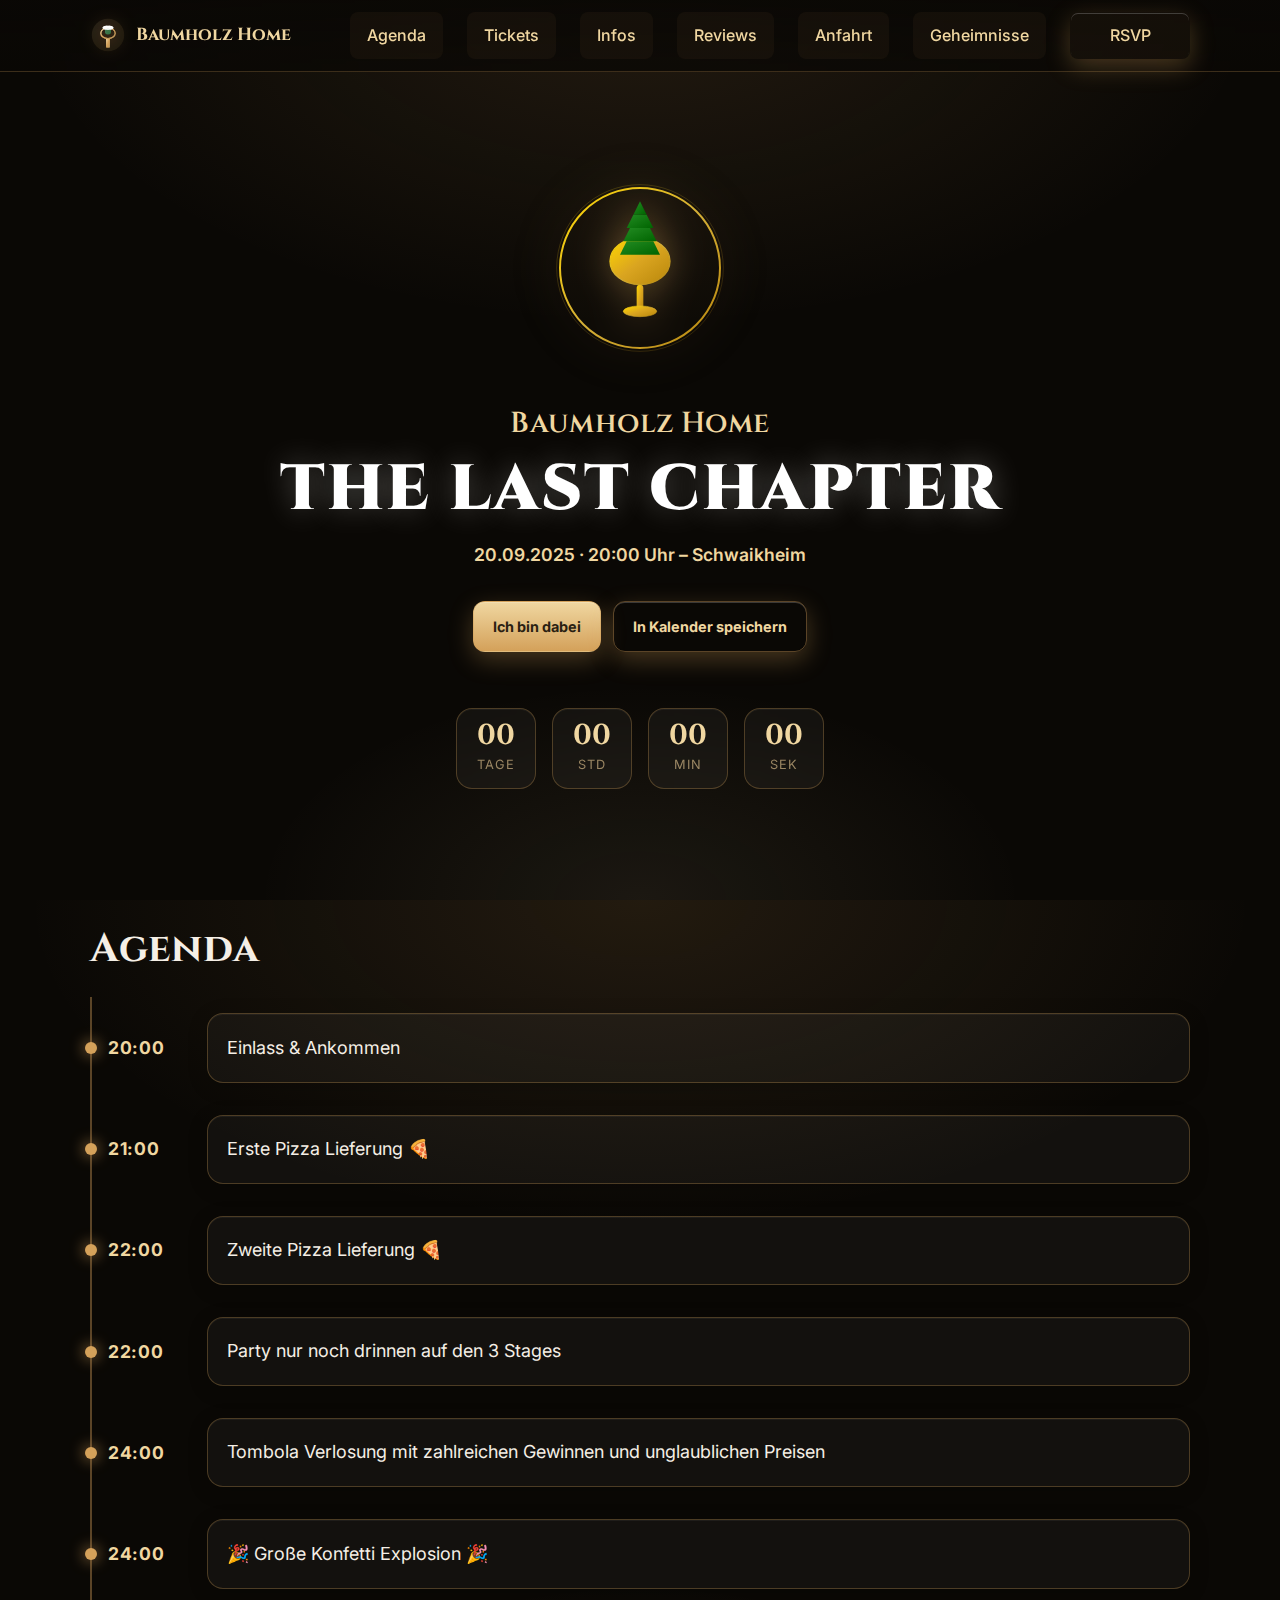
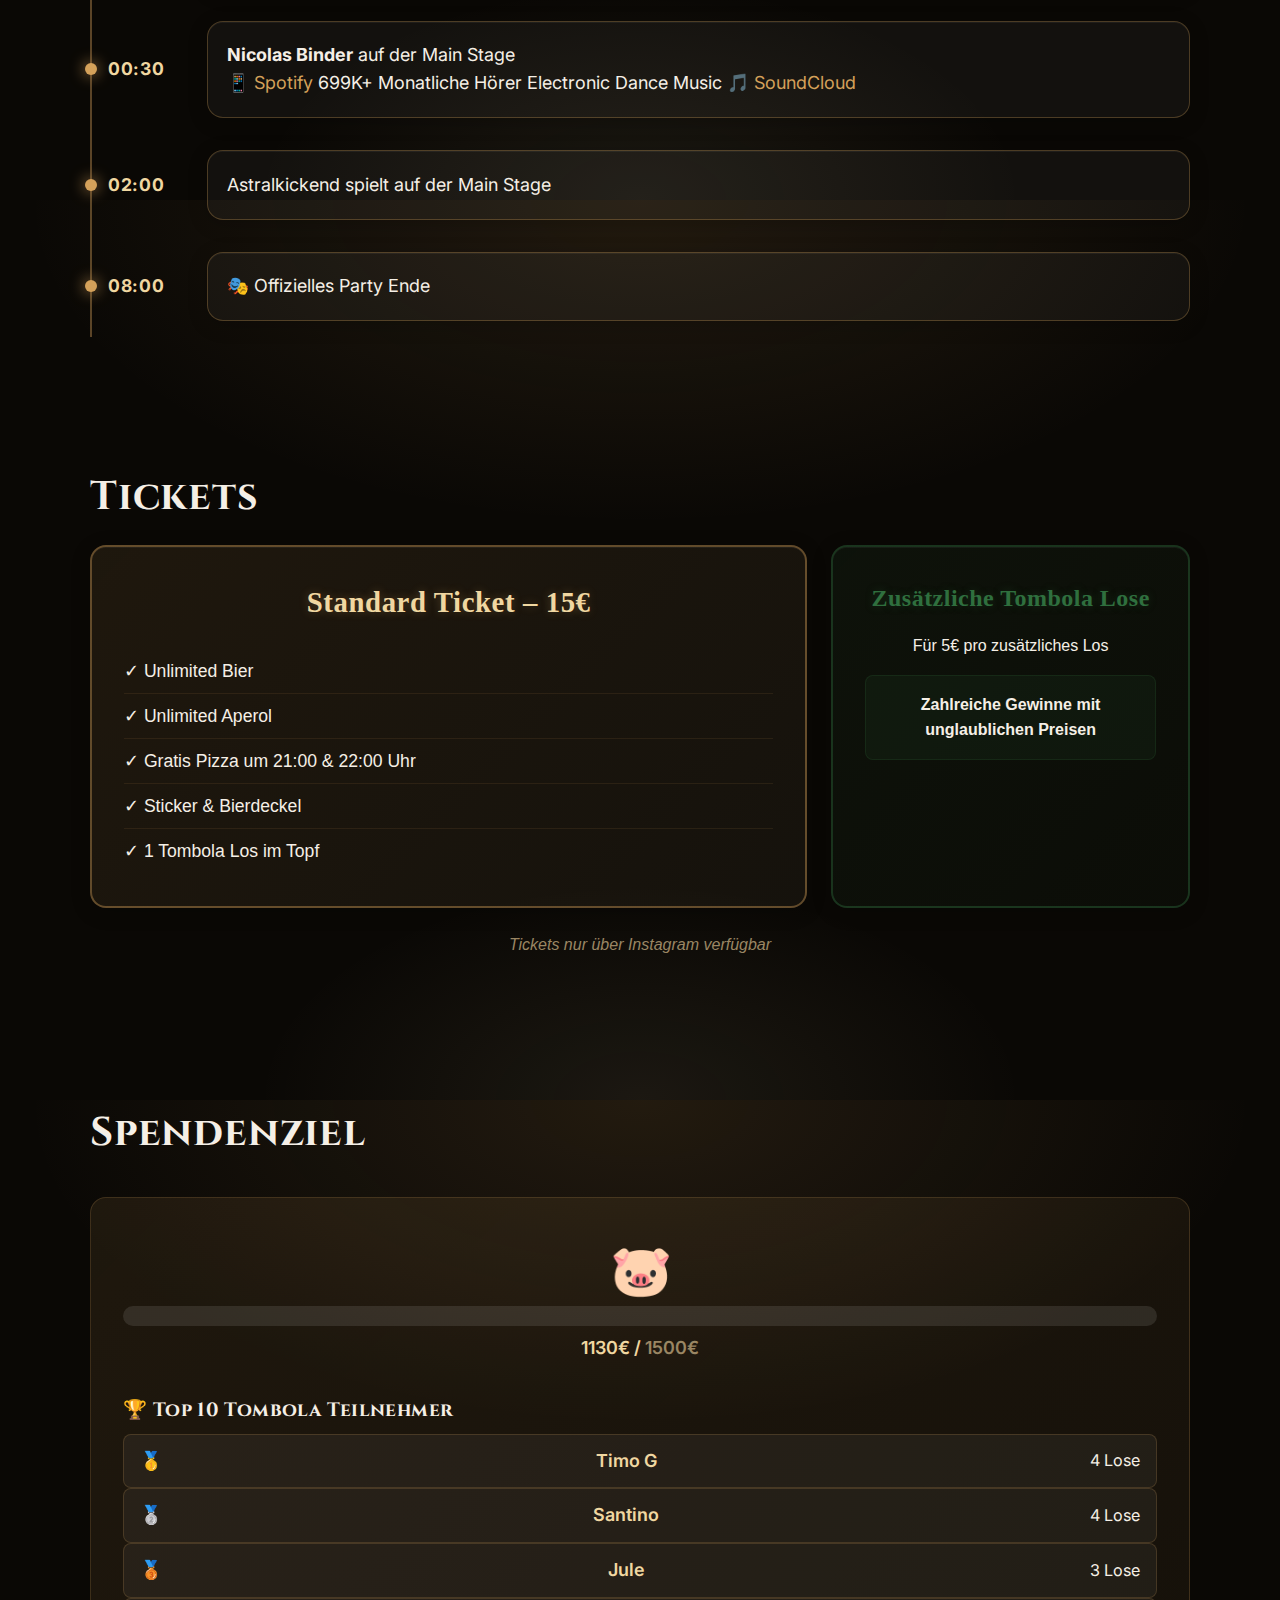
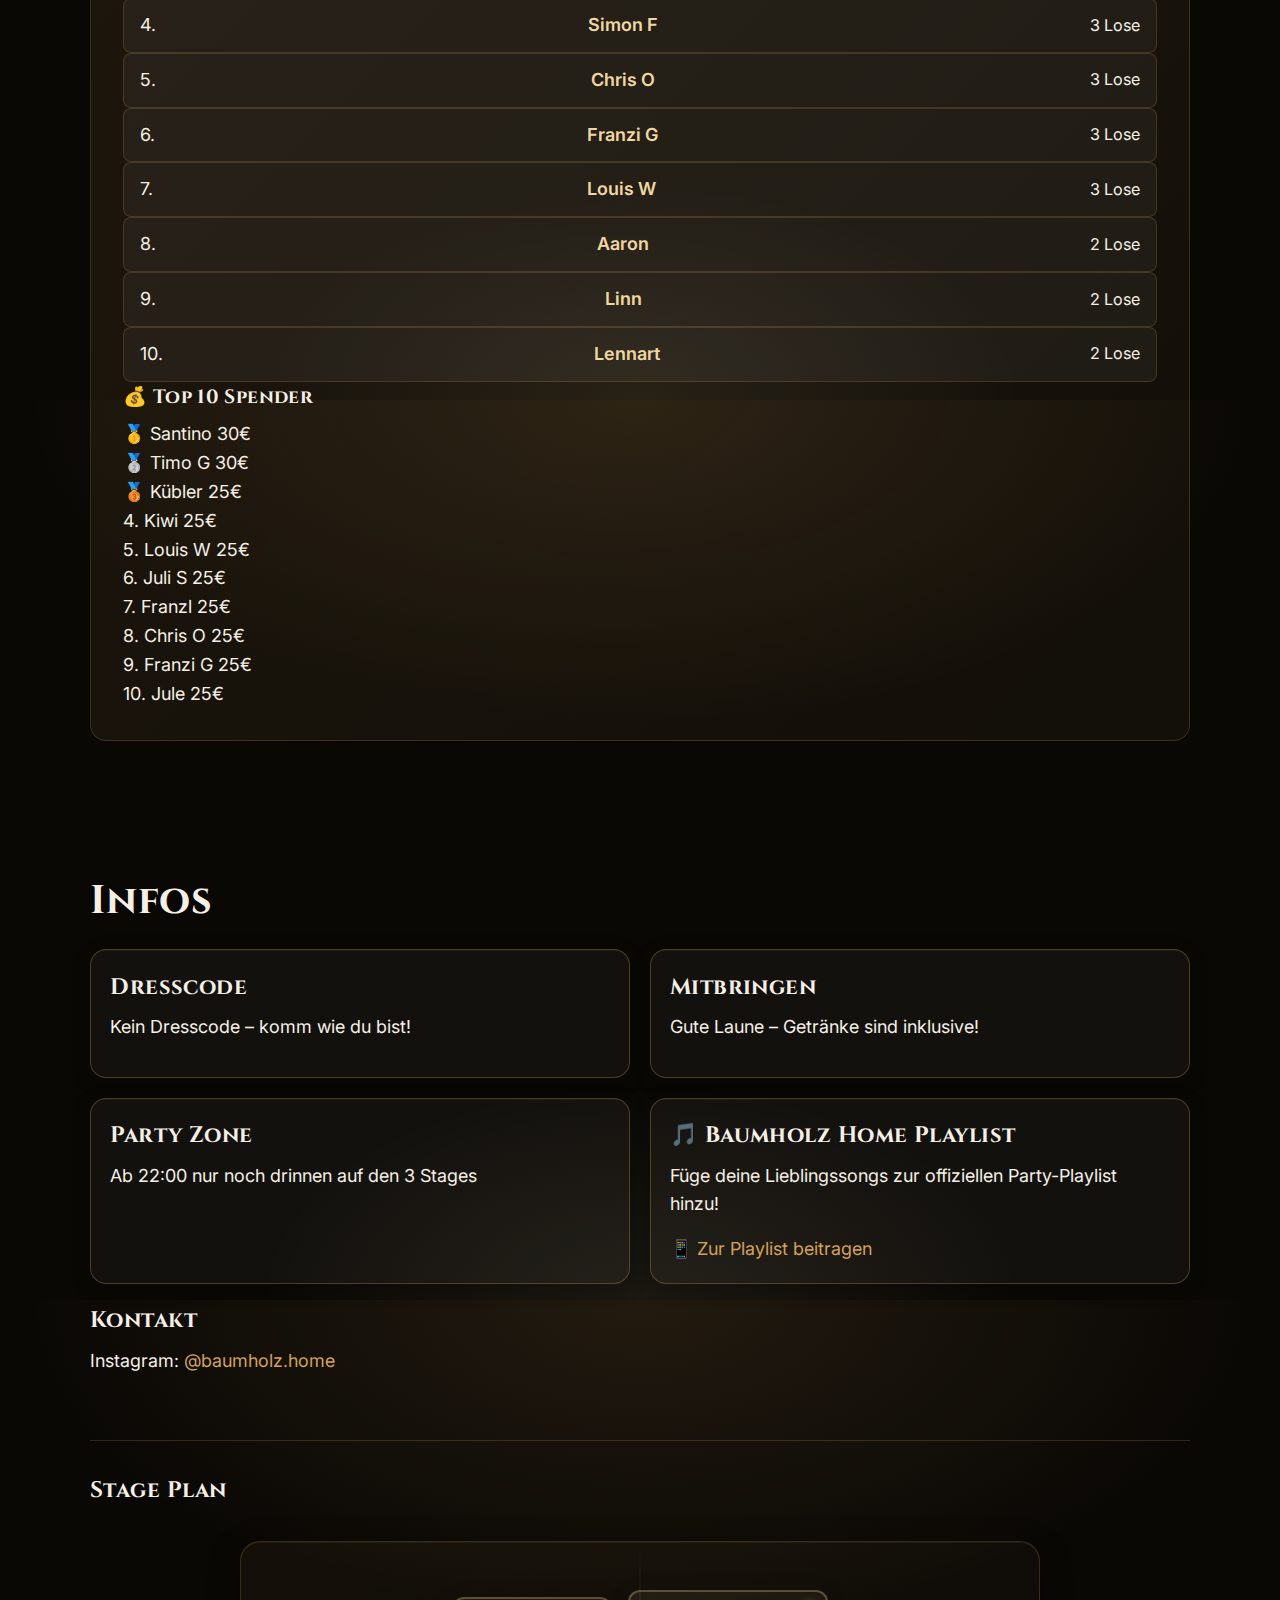
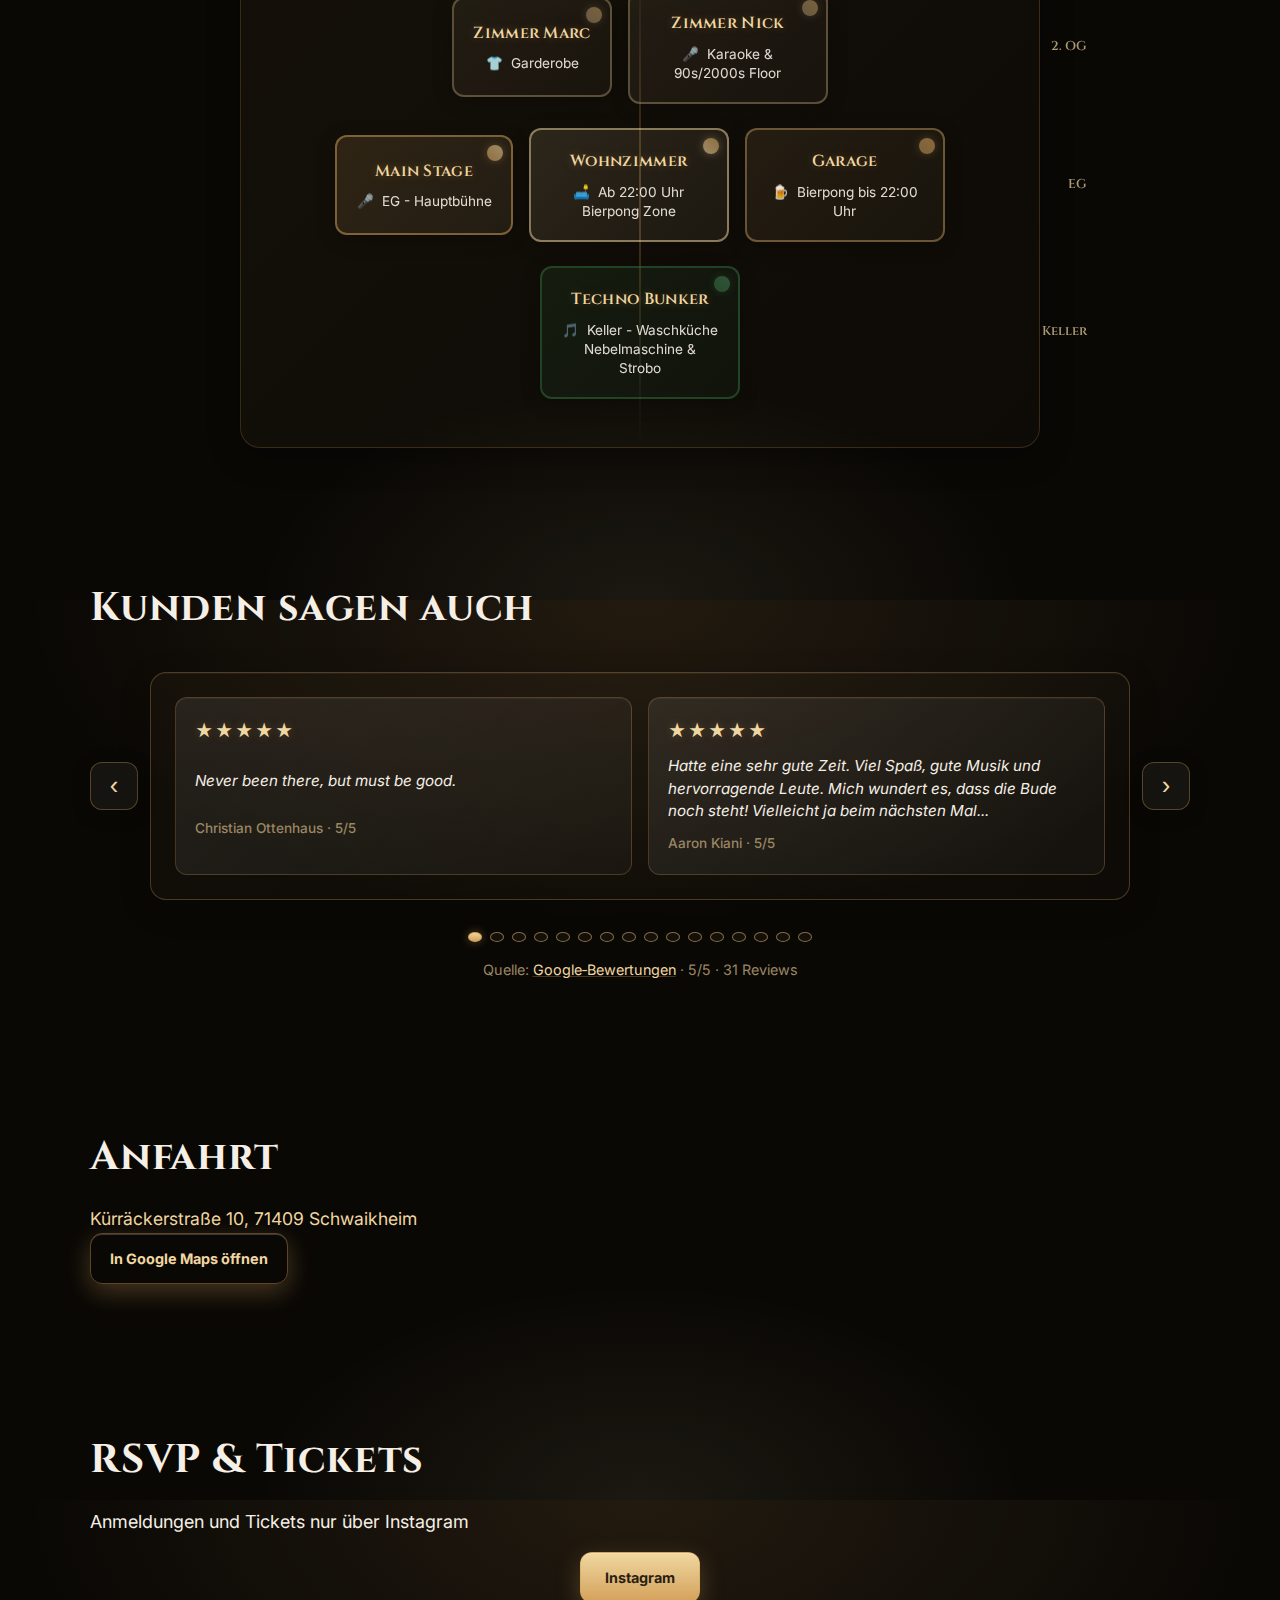
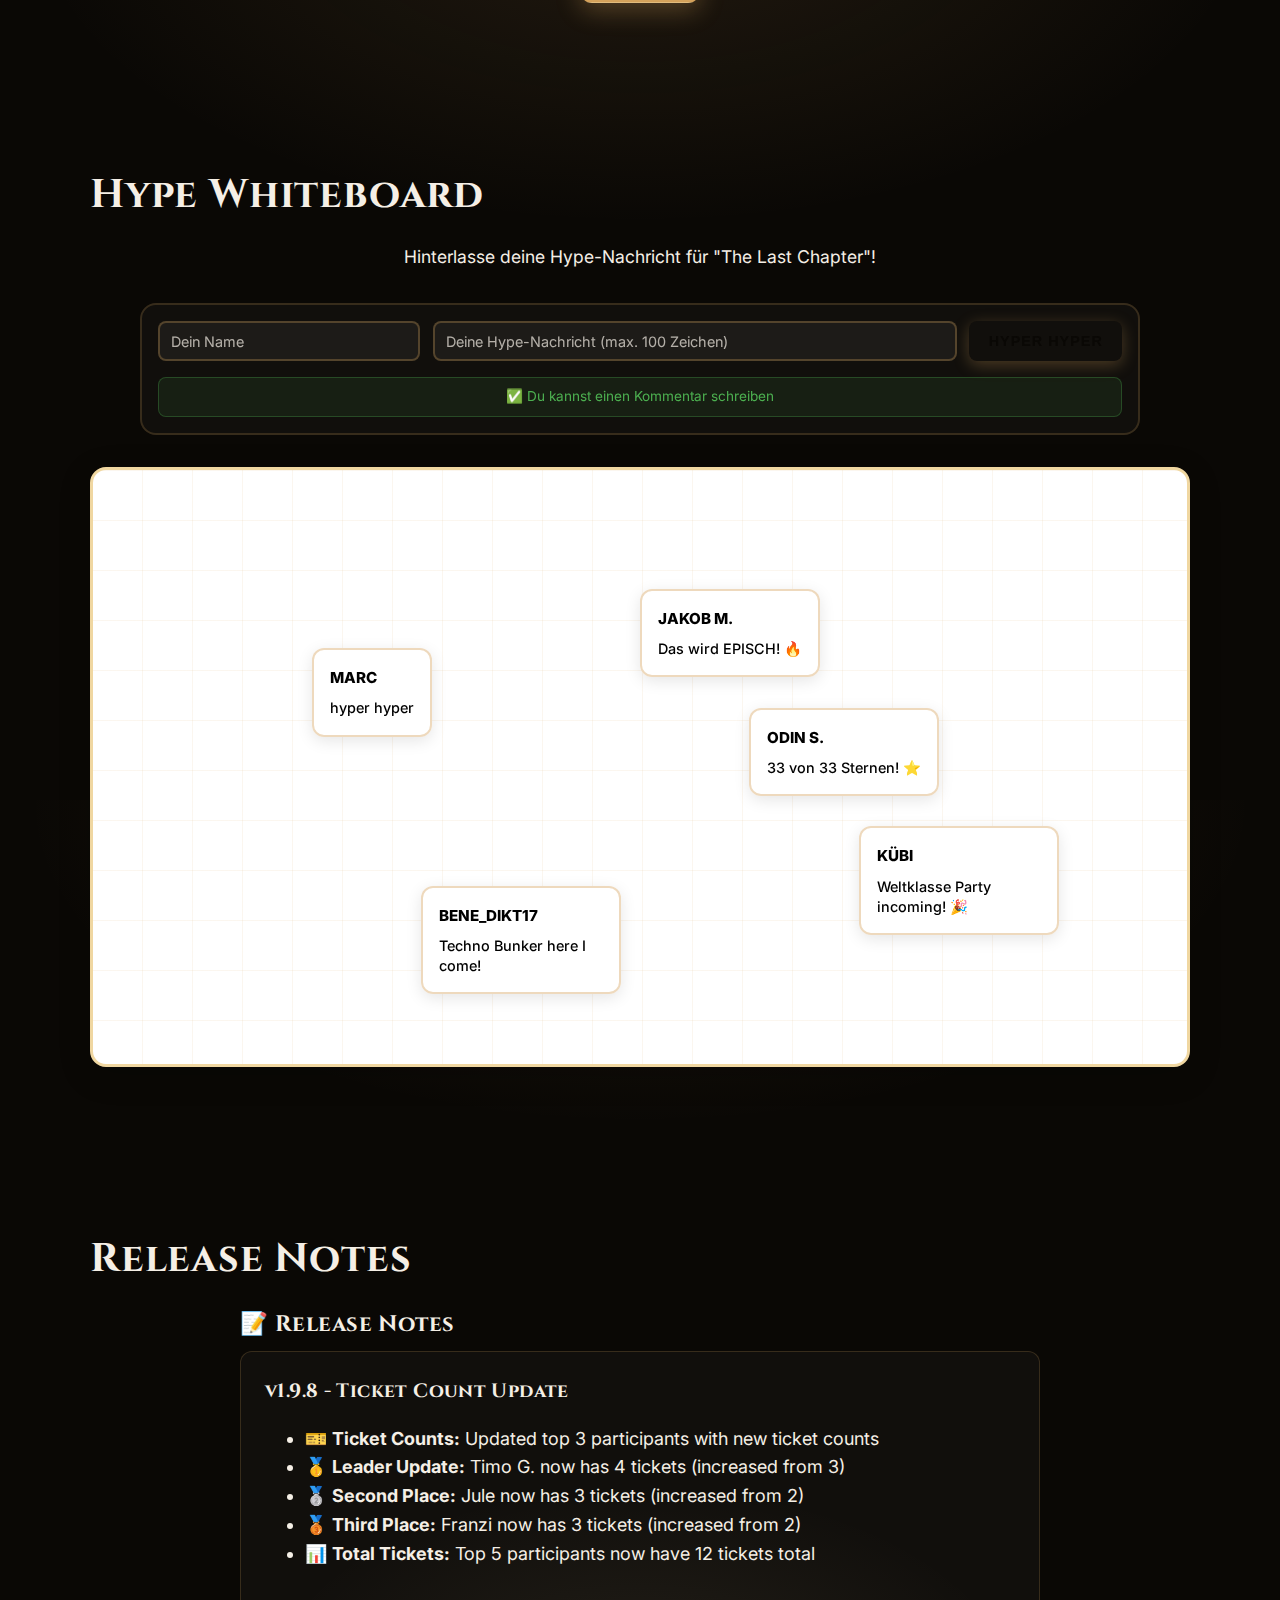
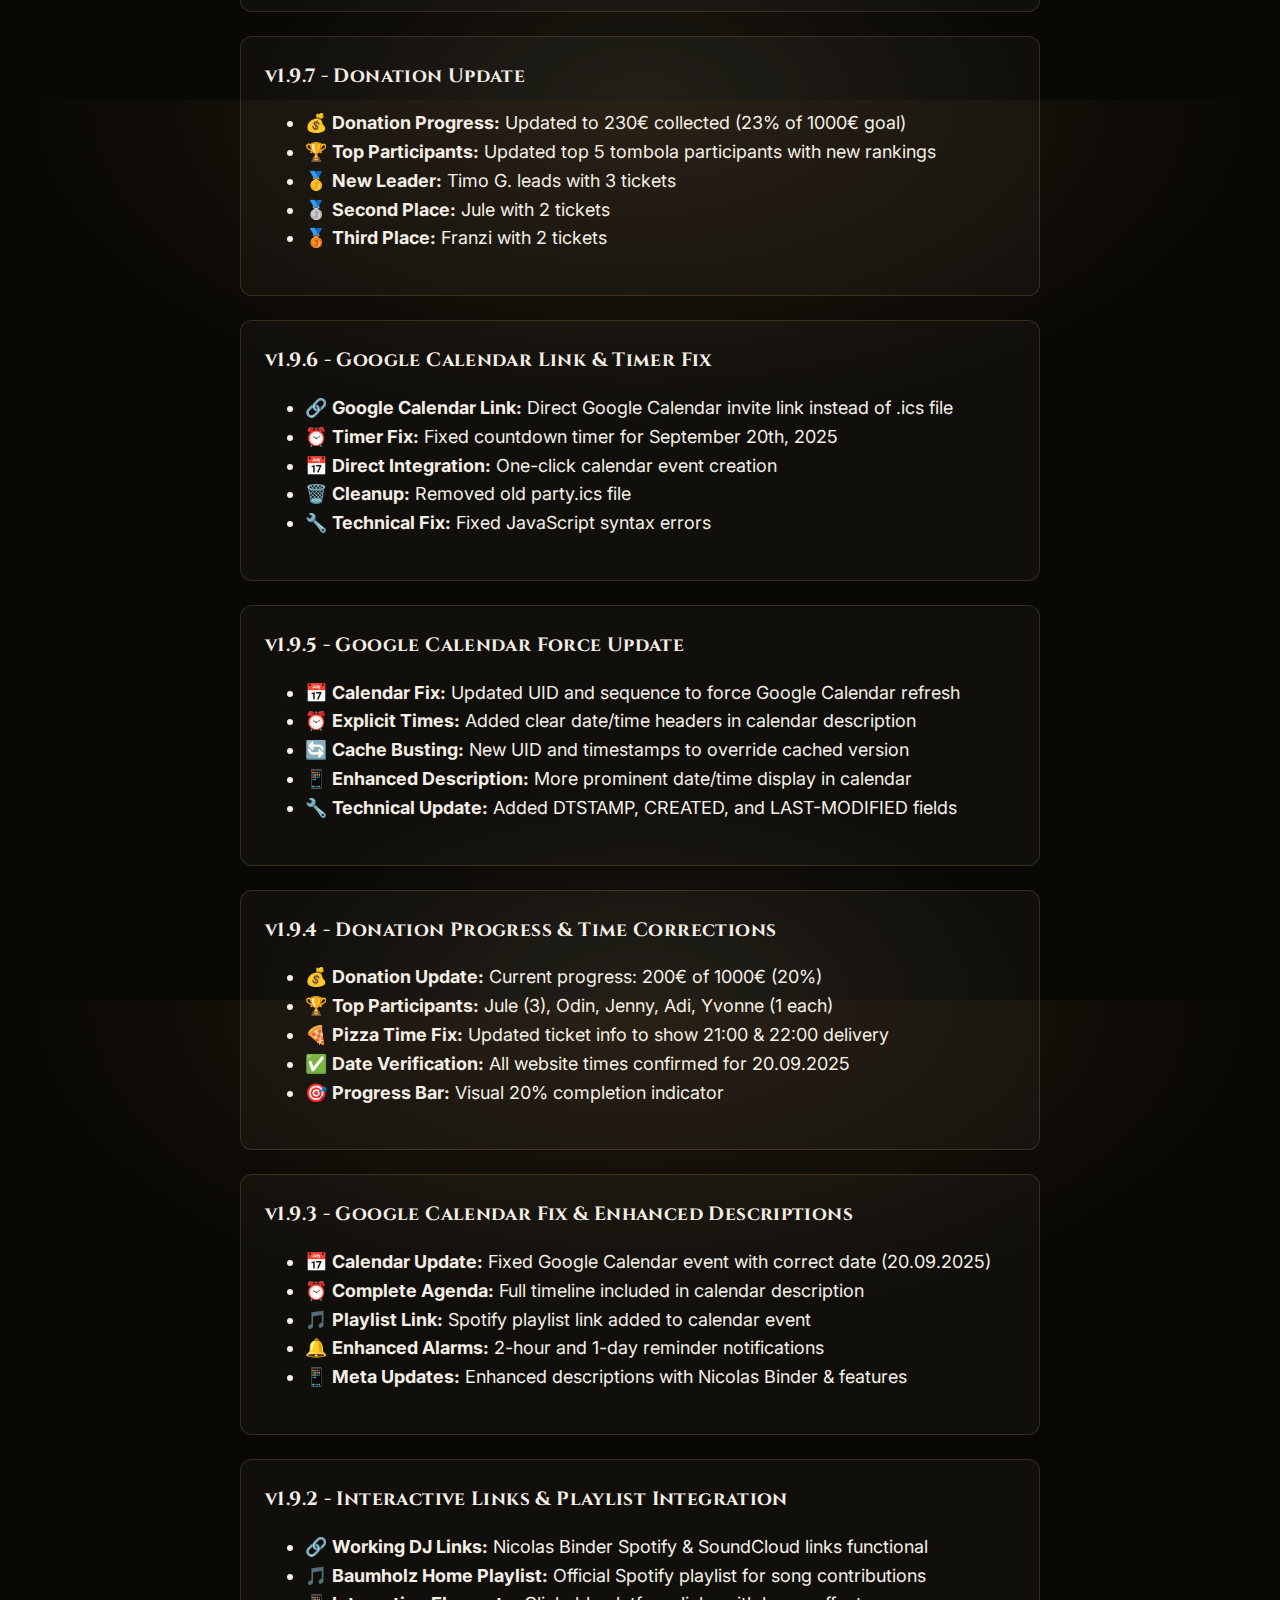
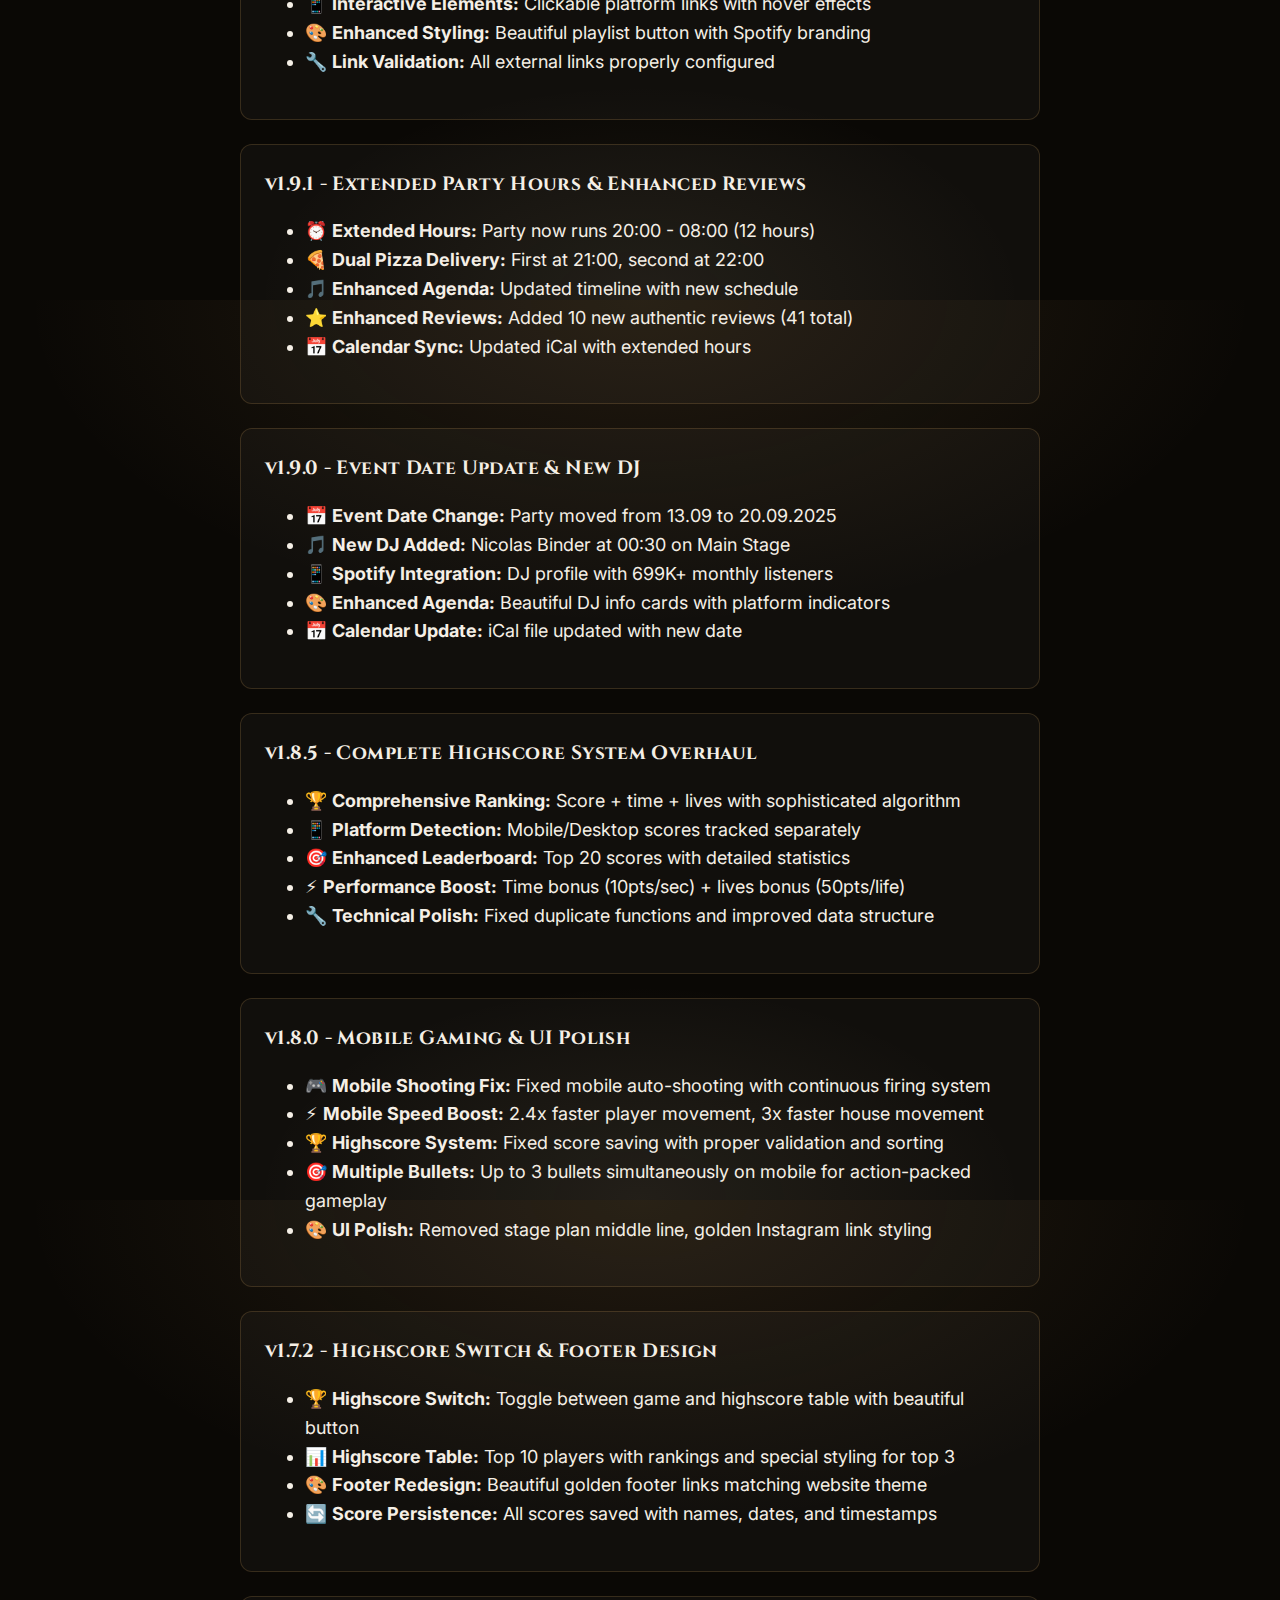
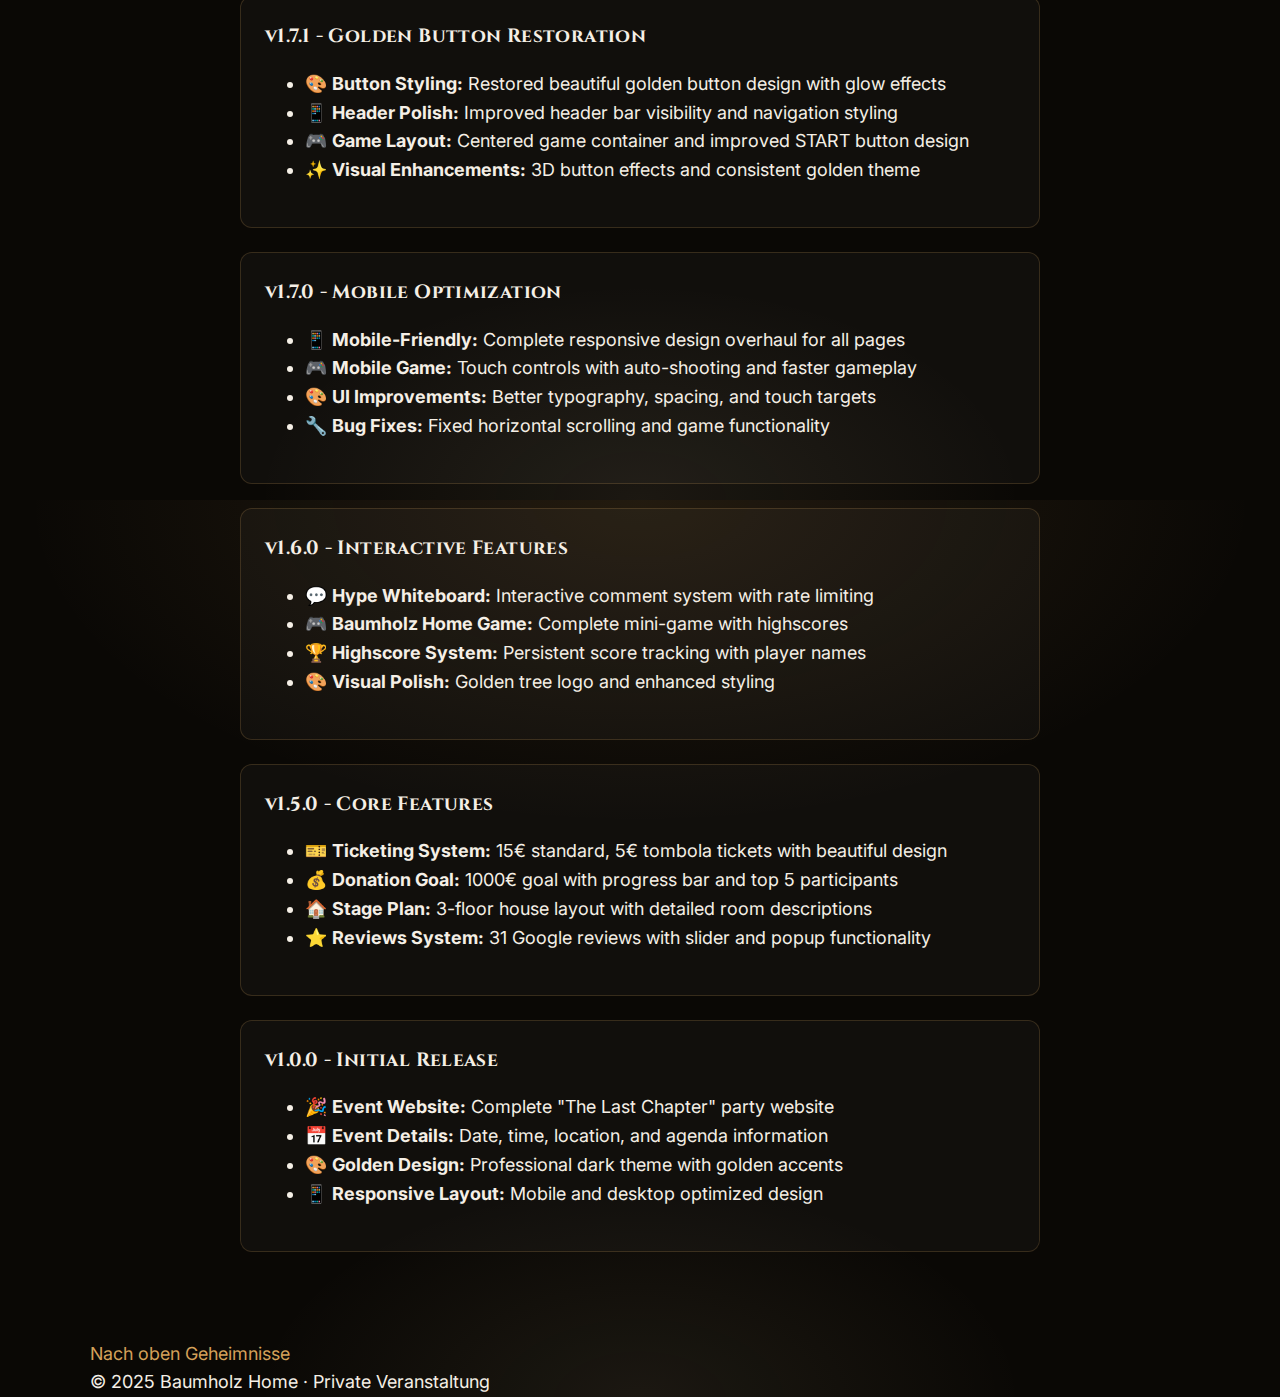
<file: index.html>
<!doctype html>
<html lang="de">
  <head>
    <meta charset="utf-8">
    <meta name="viewport" content="width=device-width, initial-scale=1">
    <title>Baumholz Home – The Last Chapter</title>
    <meta name="description" content="Baumholz Home – The Last Chapter. Hausparty am 20.09.2025 ab 20:00 Uhr bis 08:00 Uhr. 3 Stages, Nicolas Binder, Tombola & Pizza. Infos, Agenda, Anfahrt und Tickets. Save the date und komm vorbei!">
    <link rel="canonical" href="https://baumholzhome.lol/">

    <!-- Open Graph / Twitter -->
    <meta property="og:type" content="website">
    <meta property="og:title" content="Baumholz Home – The Last Chapter">
    <meta property="og:description" content="Baumholz Home – The Last Chapter. Hausparty am 20.09.2025 ab 20:00 Uhr bis 08:00 Uhr. 3 Stages, Nicolas Binder, Tombola & Pizza. Infos, Agenda, Anfahrt und Tickets.">
    <meta property="og:url" content="https://baumholzhome.lol/">
    <meta property="og:image" content="https://baumholzhome.lol/assets/img/og.jpg">
    <meta name="twitter:card" content="summary_large_image">

    <!-- Fonts -->
    <link rel="preconnect" href="https://fonts.googleapis.com">
    <link rel="preconnect" href="https://fonts.gstatic.com" crossorigin>
    <link href="https://fonts.googleapis.com/css2?family=Cinzel:wght@600..900&family=Inter:wght@300;400;600&display=swap" rel="stylesheet">

    <link rel="stylesheet" href="./assets/css/styles.css">
    <link rel="manifest" href="./manifest.webmanifest">
    <link rel="icon" href="./assets/img/logo-small.svg" type="image/svg+xml">

    <script type="application/ld+json">
    {
      "@context":"https://schema.org",
      "@type":"Event",
      "name":"Baumholz Home – The Last Chapter",
      "startDate":"2025-09-20T20:00:00+02:00",
      "endDate":"2025-09-21T08:00:00+02:00",
      "eventAttendanceMode":"https://schema.org/OfflineEventAttendanceMode",
      "eventStatus":"https://schema.org/EventScheduled",
      "location":{
        "@type":"Place",
        "name":"Baumholz Home",
        "address":{
          "@type":"PostalAddress",
          "streetAddress":"Kürräckerstraße 10",
          "addressLocality":"Schwaikheim",
          "postalCode":"71409",
          "addressCountry":"DE"
        }
      },
      "image":["https://baumholzhome.lol/assets/img/og.jpg"],
      "description":"Baumholz Home – The Last Chapter. Hausparty mit 3 Stages, Tombola und DJ Dome.",
      "organizer":{
        "@type":"Organization",
        "name":"Baumholz Home"
      }
    }
    </script>
  </head>
  <body>
    <header class="site-header">
      <div class="container header-inner">
        <a class="brand" href="#top" aria-label="Startseite">
          <img src="./assets/img/logo-small.svg" alt="Baumholz Home Logo" width="36" height="36">
          <span>Baumholz Home</span>
        </a>
        <nav class="nav">
          <a href="#agenda">Agenda</a>
          <a href="#tickets">Tickets</a>
          <a href="#infos">Infos</a>
          <a href="#reviews">Reviews</a>
          <a href="#anfahrt">Anfahrt</a>
          <a href="secrets.html">Geheimnisse</a>
          <a class="btn" href="#rsvp">RSVP</a>
        </nav>
      </div>
    </header>

    <main id="top">
      <section class="hero">
        <div class="container">
          <div class="hero-logo">
            <img src="./assets/img/logo.svg" alt="Baumholz Home Logo" width="200" height="200">
          </div>
          <h2 class="brand-name">Baumholz Home</h2>
          <h1 class="main-title">THE LAST CHAPTER</h1>
          <p class="date">20.09.2025 · 20:00 Uhr – Schwaikheim</p>
          <div class="cta-row">
            <a class="btn" href="#rsvp">Ich bin dabei</a>
            <a class="btn btn-ghost" href="https://calendar.google.com/calendar/render?action=TEMPLATE&text=Baumholz+Home+%E2%80%93+The+Last+Chapter&dates=20250920T200000/20250921T080000&details=%F0%9F%93%85+DATUM%3A+20.+September+2025%0A%F0%9F%8F%B0+ZEIT%3A+20%3A00+Uhr+-+08%3A00+Uhr+%2812+Stunden%29%0A%0A%F0%9F%8E%89+HAUSPARTY+AGENDA%3A%0A20%3A00+-+Einlass+%26+Ankommen%0A21%3A00+-+Erste+Pizza+Lieferung+%F0%9F%8D%95%0A22%3A00+-+Zweite+Pizza+Lieferung+%F0%9F%8D%95%0A22%3A00+-+Party+nur+noch+drinnen+auf+den+3+Stages%0A24%3A00+-+Tombola+Verlosung+mit+Preisen%0A24%3A00+-+%F0%9F%8E%89+Gro%C3%9Fe+Konfetti+Explosion+%F0%9F%8E%89%0A00%3A30+-+Nicolas+Binder+auf+der+Main+Stage%0A02%3A00+-+Astralkickend+spielt+auf+der+Main+Stage%0A08%3A00+-+%F0%9F%8E%AD+Offizielles+Party+Ende%0A%0A%F0%9F%93%8D+Adresse%3A+K%C3%BCrr%C3%A4ckerstra%C3%9Fe+10%2C+71409+Schwaikheim%0A%0A%F0%9F%8E%AB+Tickets%3A+15%E2%82%AC+%28Unlimited+Bier+%26+Aperol%2C+Sticker%2C+Bierdeckel%2C+1+Tombola+Los%29%0A%0A%F0%9F%8E%B5+Baumholz+Home+Playlist%3A+https%3A//open.spotify.com/playlist/0VsDoFkyVtAqnACdV1RwPz%0A%0A%F0%9F%93%A1+Mehr+Infos%3A+https%3A//baumholzhome.lol&location=Baumholz+Home%2C+K%C3%BCrr%C3%A4ckerstra%C3%9Fe+10%2C+71409+Schwaikheim%2C+Germany&sf=true&output=xml" target="_blank" rel="noopener">In Kalender speichern</a>
          </div>
          <div class="countdown" data-countdown data-start="2025-09-20T20:00:00+02:00">
            <div><span data-dd>00</span><small>Tage</small></div>
            <div><span data-hh>00</span><small>Std</small></div>
            <div><span data-mm>00</span><small>Min</small></div>
            <div><span data-ss>00</span><small>Sek</small></div>
          </div>
          <noscript>
            <p class="noscript">Termin: 20.09.2025, 20:00 Uhr</p>
          </noscript>
        </div>
      </section>

      <section id="agenda" class="section">
        <div class="container">
          <h2>Agenda</h2>
          <ol class="timeline">
            <li>
              <div class="time">20:00</div>
              <div class="card">Einlass &amp; Ankommen</div>
            </li>
            <li>
              <div class="time">21:00</div>
              <div class="card">Erste Pizza Lieferung 🍕</div>
            </li>
            <li>
              <div class="time">22:00</div>
              <div class="card">Zweite Pizza Lieferung 🍕</div>
            </li>
            <li>
              <div class="time">22:00</div>
              <div class="card">Party nur noch drinnen auf den 3 Stages</div>
            </li>
            <li>
              <div class="time">24:00</div>
              <div class="card">Tombola Verlosung mit zahlreichen Gewinnen und unglaublichen Preisen</div>
            </li>
            <li>
              <div class="time">24:00</div>
              <div class="card">🎉 Große Konfetti Explosion 🎉</div>
            </li>
            <li>
              <div class="time">00:30</div>
              <div class="card">
                <strong>Nicolas Binder</strong> auf der Main Stage
                <div class="dj-info">
                  <a href="https://open.spotify.com/artist/4cisvT0RilDGHw8lzANpUA" target="_blank" class="platform">📱 Spotify</a>
                  <span class="stats">699K+ Monatliche Hörer</span>
                  <span class="genre">Electronic Dance Music</span>
                  <a href="https://soundcloud.com/nillermusic" target="_blank" class="platform">🎵 SoundCloud</a>
                </div>
              </div>
            </li>
            <li>
              <div class="time">02:00</div>
              <div class="card">Astralkickend spielt auf der Main Stage</div>
            </li>
            <li>
              <div class="time">08:00</div>
              <div class="card">🎭 Offizielles Party Ende</div>
            </li>
          </ol>
        </div>
      </section>

      <section id="tickets" class="section">
        <div class="container">
          <h2>Tickets</h2>
          <div class="ticket-info">
            <div class="card ticket-card">
              <h3>Standard Ticket – 15€</h3>
              <ul class="ticket-features">
                <li>✓ Unlimited Bier</li>
                <li>✓ Unlimited Aperol</li>
                <li>✓ Gratis Pizza um 21:00 & 22:00 Uhr</li>
                <li>✓ Sticker & Bierdeckel</li>
                <li>✓ 1 Tombola Los im Topf</li>
              </ul>
            </div>
            <div class="card tombola-card">
              <h3>Zusätzliche Tombola Lose</h3>
              <p>Für 5€ pro zusätzliches Los</p>
              <p class="tombola-prize">Zahlreiche Gewinne mit unglaublichen Preisen</p>
            </div>
          </div>
          <p class="ticket-note">Tickets nur über Instagram verfügbar</p>
        </div>
      </section>

      <section id="donation" class="section">
        <div class="container">
          <h2>Spendenziel</h2>
          <div class="donation-section">
            <div class="piggy-bank"></div>
            <div class="donation-progress">
              <div class="progress-bar">
                <div class="progress-fill" style="width: 75.3%"></div>
              </div>
              <div class="progress-text">
                <span class="current">1130€</span> / <span class="goal">1500€</span>
              </div>
            </div>
            
            <div class="tombola-table-container">
              <h4 class="table-header">🏆 Top 10 Tombola Teilnehmer</h4>
              <div class="tombola-table">
                <div class="table-column left-column">
                  <div class="participant">
                    <span class="rank">🥇</span>
                    <span class="name">Timo G</span>
                    <span class="tickets">4 Lose</span>
                  </div>
                  <div class="participant">
                    <span class="rank">🥈</span>
                    <span class="name">Santino</span>
                    <span class="tickets">4 Lose</span>
                  </div>
                  <div class="participant">
                    <span class="rank">🥉</span>
                    <span class="name">Jule</span>
                    <span class="tickets">3 Lose</span>
                  </div>
                  <div class="participant">
                    <span class="rank">4.</span>
                    <span class="name">Simon F</span>
                    <span class="tickets">3 Lose</span>
                  </div>
                  <div class="participant">
                    <span class="rank">5.</span>
                    <span class="name">Chris O</span>
                    <span class="tickets">3 Lose</span>
                  </div>
                </div>
                
                <div class="table-column right-column">
                  <div class="participant">
                    <span class="rank">6.</span>
                    <span class="name">Franzi G</span>
                    <span class="tickets">3 Lose</span>
                  </div>
                  <div class="participant">
                    <span class="rank">7.</span>
                    <span class="name">Louis W</span>
                    <span class="tickets">3 Lose</span>
                  </div>
                  <div class="participant">
                    <span class="rank">8.</span>
                    <span class="name">Aaron</span>
                    <span class="tickets">2 Lose</span>
                  </div>
                  <div class="participant">
                    <span class="rank">9.</span>
                    <span class="name">Linn</span>
                    <span class="tickets">2 Lose</span>
                  </div>
                  <div class="participant">
                    <span class="rank">10.</span>
                    <span class="name">Lennart</span>
                    <span class="tickets">2 Lose</span>
                  </div>
                </div>
              </div>
            </div>
            
            <div class="donors-table-container">
              <h4 class="table-header">💰 Top 10 Spender</h4>
              <div class="donors-table">
                <div class="table-column left-column">
                  <div class="donor">
                    <span class="rank">🥇</span>
                    <span class="name">Santino</span>
                    <span class="amount">30€</span>
                  </div>
                  <div class="donor">
                    <span class="rank">🥈</span>
                    <span class="name">Timo G</span>
                    <span class="amount">30€</span>
                  </div>
                  <div class="donor">
                    <span class="rank">🥉</span>
                    <span class="name">Kübler</span>
                    <span class="amount">25€</span>
                  </div>
                  <div class="donor">
                    <span class="rank">4.</span>
                    <span class="name">Kiwi</span>
                    <span class="amount">25€</span>
                  </div>
                  <div class="donor">
                    <span class="rank">5.</span>
                    <span class="name">Louis W</span>
                    <span class="amount">25€</span>
                  </div>
                </div>
                
                <div class="table-column right-column">
                  <div class="donor">
                    <span class="rank">6.</span>
                    <span class="name">Juli S</span>
                    <span class="amount">25€</span>
                  </div>
                  <div class="donor">
                    <span class="rank">7.</span>
                    <span class="name">Franzl</span>
                    <span class="amount">25€</span>
                  </div>
                  <div class="donor">
                    <span class="rank">8.</span>
                    <span class="name">Chris O</span>
                    <span class="amount">25€</span>
                  </div>
                  <div class="donor">
                    <span class="rank">9.</span>
                    <span class="name">Franzi G</span>
                    <span class="amount">25€</span>
                  </div>
                  <div class="donor">
                    <span class="rank">10.</span>
                    <span class="name">Jule</span>
                    <span class="amount">25€</span>
                  </div>
                </div>
              </div>
            </div>
          </div>
        </div>
      </section>

      <section id="infos" class="section">
        <div class="container">
          <h2>Infos</h2>
          <div class="info-grid">
            <div class="card">
              <h3>Dresscode</h3>
              <p>Kein Dresscode – komm wie du bist!</p>
            </div>
            <div class="card">
              <h3>Mitbringen</h3>
              <p>Gute Laune – Getränke sind inklusive!</p>
            </div>
            <div class="card">
              <h3>Party Zone</h3>
              <p>Ab 22:00 nur noch drinnen auf den 3 Stages</p>
            </div>
            <div class="card">
              <h3>🎵 Baumholz Home Playlist</h3>
              <p>Füge deine Lieblingssongs zur offiziellen Party-Playlist hinzu!</p>
              <a href="https://open.spotify.com/playlist/0VsDoFkyVtAqnACdV1RwPz?si=fc8f1383e8ec47a6&pt=e85783690d261f65d3a0917ac8224ade" target="_blank" rel="noopener" class="playlist-link">
                <span class="spotify-icon">📱</span>
                Zur Playlist beitragen
              </a>
            </div>
            <div class="contact-info">
              <h3>Kontakt</h3>
              <p>Instagram: <a href="https://www.instagram.com/baumholz.home?igsh=N3FzcDJlazQzcjRn" target="_blank" rel="noopener" class="contact-link">@baumholz.home</a></p>
            </div>
          </div>
          
          <!-- Stage Plan -->
          <div class="stage-plan">
            <h3>Stage Plan</h3>
            <div class="house-layout">
              <div class="house-floor attic">
                <div class="room room-marc">
                  <h4>Zimmer Marc</h4>
                  <p>Garderobe</p>
                </div>
                <div class="room room-nick">
                  <h4>Zimmer Nick</h4>
                  <p>Karaoke & 90s/2000s Floor</p>
                </div>
              </div>
              <div class="house-floor main">
                <div class="room room-main-stage">
                  <h4>Main Stage</h4>
                  <p>EG - Hauptbühne</p>
                </div>
                <div class="room room-living">
                  <h4>Wohnzimmer</h4>
                  <p>Ab 22:00 Uhr Bierpong Zone</p>
                </div>
                <div class="room room-garage">
                  <h4>Garage</h4>
                  <p>Bierpong bis 22:00 Uhr</p>
                </div>
              </div>
              <div class="house-floor basement">
                <div class="room room-bunker">
                  <h4>Techno Bunker</h4>
                  <p>Keller - Waschküche<br>Nebelmaschine & Strobo</p>
                </div>
              </div>
            </div>
          </div>
        </div>
      </section>

      <section id="reviews" class="section">
        <div class="container">
          <h2>Kunden sagen auch</h2>
          <div class="reviews-wrapper">
            <button class="reviews-nav prev" aria-label="Zurück">‹</button>
            <div class="reviews-slider" data-reviews-slider>
              <div class="reviews-track"><!-- built by JS --></div>
            </div>
            <button class="reviews-nav next" aria-label="Weiter">›</button>
          </div>
          <div class="reviews-dots" data-reviews-dots></div>
          <p class="reviews-source">Quelle: <a href="https://www.google.com/search?sca_esv=0cad35c59d313fc9&rlz=1C5CHFA_enDE1156DE1156&biw=1652&bih=916&si=AMgyJEtREmoPL4P1I5IDCfuA8gybfVI2d5Uj7QMwYCZHKDZ-Ez7tBuSJudopwFXMsQc6eF2EIYw4FwHGZsbikYxEuSxSJUKoSFSVYOaIdJZU5AI6AjtPrK7AC2bdHdhGNKc3m1_cN7wX&q=Baumholz+Home+Reviews&sa=X&ved=2ahUKEwj7hPXRqZWPAxUx1gIHHaXRHWIQ0bkNegQIJBAC" target="_blank" rel="noopener">Google‑Bewertungen</a> · 5/5 · 31 Reviews</p>
        </div>
      </section>

      <section id="anfahrt" class="section">
        <div class="container">
          <h2>Anfahrt</h2>
          <address class="address">Kürräckerstraße 10, 71409 Schwaikheim</address>
          <p><a class="btn btn-ghost" href="https://maps.google.com/?q=Baumholz+Home+Kürräckerstraße+10+71409+Schwaikheim" target="_blank" rel="noopener">In Google Maps öffnen</a></p>
        </div>
      </section>

      <section id="rsvp" class="section">
        <div class="container">
          <h2>RSVP & Tickets</h2>
          <p>Anmeldungen und Tickets nur über Instagram</p>
          <div class="cta-row">
            <a class="btn" href="https://www.instagram.com/baumholz.home?igsh=N3FzcDJlazQzcjRn" target="_blank" rel="noopener">Instagram</a>
          </div>
        </div>
      </section>

      <section id="whiteboard" class="section">
        <div class="container">
          <h2>Hype Whiteboard</h2>
          <p class="whiteboard-intro">Hinterlasse deine Hype-Nachricht für "The Last Chapter"!</p>
          
          <div class="whiteboard-container">
            <div class="whiteboard-form">
              <div class="form-row">
                <div class="form-group">
                  <input type="text" id="comment-name" placeholder="Dein Name" maxlength="30" required>
                </div>
                <div class="form-group">
                  <input type="text" id="comment-text" placeholder="Deine Hype-Nachricht (max. 100 Zeichen)" maxlength="100" required>
                </div>
                <button type="button" id="add-comment-btn" class="hyper-hyper-btn">HYPER HYPER</button>
              </div>
              <div id="posting-status" class="posting-status"></div>
            </div>
            
            <div class="whiteboard" id="whiteboard-canvas">
              <!-- Comments will be added here dynamically -->
            </div>
          </div>
        </div>
      </section>

      <section id="release-notes" class="section">
        <div class="container">
          <h2>Release Notes</h2>
          <div class="release-notes">
            <h3>📝 Release Notes</h3>
            <div class="release-version">
              <h4>v1.9.8 - Ticket Count Update</h4>
              <ul>
                <li>🎫 <strong>Ticket Counts:</strong> Updated top 3 participants with new ticket counts</li>
                <li>🥇 <strong>Leader Update:</strong> Timo G. now has 4 tickets (increased from 3)</li>
                <li>🥈 <strong>Second Place:</strong> Jule now has 3 tickets (increased from 2)</li>
                <li>🥉 <strong>Third Place:</strong> Franzi now has 3 tickets (increased from 2)</li>
                <li>📊 <strong>Total Tickets:</strong> Top 5 participants now have 12 tickets total</li>
              </ul>
            </div>
            <div class="release-version">
              <h4>v1.9.7 - Donation Update</h4>
              <ul>
                <li>💰 <strong>Donation Progress:</strong> Updated to 230€ collected (23% of 1000€ goal)</li>
                <li>🏆 <strong>Top Participants:</strong> Updated top 5 tombola participants with new rankings</li>
                <li>🥇 <strong>New Leader:</strong> Timo G. leads with 3 tickets</li>
                <li>🥈 <strong>Second Place:</strong> Jule with 2 tickets</li>
                <li>🥉 <strong>Third Place:</strong> Franzi with 2 tickets</li>
              </ul>
            </div>
            <div class="release-version">
              <h4>v1.9.6 - Google Calendar Link & Timer Fix</h4>
              <ul>
                <li>🔗 <strong>Google Calendar Link:</strong> Direct Google Calendar invite link instead of .ics file</li>
                <li>⏰ <strong>Timer Fix:</strong> Fixed countdown timer for September 20th, 2025</li>
                <li>📅 <strong>Direct Integration:</strong> One-click calendar event creation</li>
                <li>🗑️ <strong>Cleanup:</strong> Removed old party.ics file</li>
                <li>🔧 <strong>Technical Fix:</strong> Fixed JavaScript syntax errors</li>
              </ul>
            </div>
            <div class="release-version">
              <h4>v1.9.5 - Google Calendar Force Update</h4>
              <ul>
                <li>📅 <strong>Calendar Fix:</strong> Updated UID and sequence to force Google Calendar refresh</li>
                <li>⏰ <strong>Explicit Times:</strong> Added clear date/time headers in calendar description</li>
                <li>🔄 <strong>Cache Busting:</strong> New UID and timestamps to override cached version</li>
                <li>📱 <strong>Enhanced Description:</strong> More prominent date/time display in calendar</li>
                <li>🔧 <strong>Technical Update:</strong> Added DTSTAMP, CREATED, and LAST-MODIFIED fields</li>
              </ul>
            </div>
            <div class="release-version">
              <h4>v1.9.4 - Donation Progress & Time Corrections</h4>
              <ul>
                <li>💰 <strong>Donation Update:</strong> Current progress: 200€ of 1000€ (20%)</li>
                <li>🏆 <strong>Top Participants:</strong> Jule (3), Odin, Jenny, Adi, Yvonne (1 each)</li>
                <li>🍕 <strong>Pizza Time Fix:</strong> Updated ticket info to show 21:00 & 22:00 delivery</li>
                <li>✅ <strong>Date Verification:</strong> All website times confirmed for 20.09.2025</li>
                <li>🎯 <strong>Progress Bar:</strong> Visual 20% completion indicator</li>
              </ul>
            </div>
            <div class="release-version">
              <h4>v1.9.3 - Google Calendar Fix & Enhanced Descriptions</h4>
              <ul>
                <li>📅 <strong>Calendar Update:</strong> Fixed Google Calendar event with correct date (20.09.2025)</li>
                <li>⏰ <strong>Complete Agenda:</strong> Full timeline included in calendar description</li>
                <li>🎵 <strong>Playlist Link:</strong> Spotify playlist link added to calendar event</li>
                <li>🔔 <strong>Enhanced Alarms:</strong> 2-hour and 1-day reminder notifications</li>
                <li>📱 <strong>Meta Updates:</strong> Enhanced descriptions with Nicolas Binder & features</li>
              </ul>
            </div>
            <div class="release-version">
              <h4>v1.9.2 - Interactive Links & Playlist Integration</h4>
              <ul>
                <li>🔗 <strong>Working DJ Links:</strong> Nicolas Binder Spotify & SoundCloud links functional</li>
                <li>🎵 <strong>Baumholz Home Playlist:</strong> Official Spotify playlist for song contributions</li>
                <li>📱 <strong>Interactive Elements:</strong> Clickable platform links with hover effects</li>
                <li>🎨 <strong>Enhanced Styling:</strong> Beautiful playlist button with Spotify branding</li>
                <li>🔧 <strong>Link Validation:</strong> All external links properly configured</li>
              </ul>
            </div>
            <div class="release-version">
              <h4>v1.9.1 - Extended Party Hours & Enhanced Reviews</h4>
              <ul>
                <li>⏰ <strong>Extended Hours:</strong> Party now runs 20:00 - 08:00 (12 hours)</li>
                <li>🍕 <strong>Dual Pizza Delivery:</strong> First at 21:00, second at 22:00</li>
                <li>🎵 <strong>Enhanced Agenda:</strong> Updated timeline with new schedule</li>
                <li>⭐ <strong>Enhanced Reviews:</strong> Added 10 new authentic reviews (41 total)</li>
                <li>📅 <strong>Calendar Sync:</strong> Updated iCal with extended hours</li>
              </ul>
            </div>
            <div class="release-version">
              <h4>v1.9.0 - Event Date Update & New DJ</h4>
              <ul>
                <li>📅 <strong>Event Date Change:</strong> Party moved from 13.09 to 20.09.2025</li>
                <li>🎵 <strong>New DJ Added:</strong> Nicolas Binder at 00:30 on Main Stage</li>
                <li>📱 <strong>Spotify Integration:</strong> DJ profile with 699K+ monthly listeners</li>
                <li>🎨 <strong>Enhanced Agenda:</strong> Beautiful DJ info cards with platform indicators</li>
                <li>📅 <strong>Calendar Update:</strong> iCal file updated with new date</li>
              </ul>
            </div>
            <div class="release-version">
              <h4>v1.8.5 - Complete Highscore System Overhaul</h4>
              <ul>
                <li>🏆 <strong>Comprehensive Ranking:</strong> Score + time + lives with sophisticated algorithm</li>
                <li>📱 <strong>Platform Detection:</strong> Mobile/Desktop scores tracked separately</li>
                <li>🎯 <strong>Enhanced Leaderboard:</strong> Top 20 scores with detailed statistics</li>
                <li>⚡ <strong>Performance Boost:</strong> Time bonus (10pts/sec) + lives bonus (50pts/life)</li>
                <li>🔧 <strong>Technical Polish:</strong> Fixed duplicate functions and improved data structure</li>
              </ul>
            </div>
            <div class="release-version">
              <h4>v1.8.0 - Mobile Gaming & UI Polish</h4>
              <ul>
                <li>🎮 <strong>Mobile Shooting Fix:</strong> Fixed mobile auto-shooting with continuous firing system</li>
                <li>⚡ <strong>Mobile Speed Boost:</strong> 2.4x faster player movement, 3x faster house movement</li>
                <li>🏆 <strong>Highscore System:</strong> Fixed score saving with proper validation and sorting</li>
                <li>🎯 <strong>Multiple Bullets:</strong> Up to 3 bullets simultaneously on mobile for action-packed gameplay</li>
                <li>🎨 <strong>UI Polish:</strong> Removed stage plan middle line, golden Instagram link styling</li>
              </ul>
            </div>
            <div class="release-version">
              <h4>v1.7.2 - Highscore Switch & Footer Design</h4>
              <ul>
                <li>🏆 <strong>Highscore Switch:</strong> Toggle between game and highscore table with beautiful button</li>
                <li>📊 <strong>Highscore Table:</strong> Top 10 players with rankings and special styling for top 3</li>
                <li>🎨 <strong>Footer Redesign:</strong> Beautiful golden footer links matching website theme</li>
                <li>🔄 <strong>Score Persistence:</strong> All scores saved with names, dates, and timestamps</li>
              </ul>
            </div>
            <div class="release-version">
              <h4>v1.7.1 - Golden Button Restoration</h4>
              <ul>
                <li>🎨 <strong>Button Styling:</strong> Restored beautiful golden button design with glow effects</li>
                <li>📱 <strong>Header Polish:</strong> Improved header bar visibility and navigation styling</li>
                <li>🎮 <strong>Game Layout:</strong> Centered game container and improved START button design</li>
                <li>✨ <strong>Visual Enhancements:</strong> 3D button effects and consistent golden theme</li>
              </ul>
            </div>
            <div class="release-version">
              <h4>v1.7.0 - Mobile Optimization</h4>
              <ul>
                <li>📱 <strong>Mobile-Friendly:</strong> Complete responsive design overhaul for all pages</li>
                <li>🎮 <strong>Mobile Game:</strong> Touch controls with auto-shooting and faster gameplay</li>
                <li>🎨 <strong>UI Improvements:</strong> Better typography, spacing, and touch targets</li>
                <li>🔧 <strong>Bug Fixes:</strong> Fixed horizontal scrolling and game functionality</li>
              </ul>
            </div>
            <div class="release-version">
              <h4>v1.6.0 - Interactive Features</h4>
              <ul>
                <li>💬 <strong>Hype Whiteboard:</strong> Interactive comment system with rate limiting</li>
                <li>🎮 <strong>Baumholz Home Game:</strong> Complete mini-game with highscores</li>
                <li>🏆 <strong>Highscore System:</strong> Persistent score tracking with player names</li>
                <li>🎨 <strong>Visual Polish:</strong> Golden tree logo and enhanced styling</li>
              </ul>
            </div>
            <div class="release-version">
              <h4>v1.5.0 - Core Features</h4>
              <ul>
                <li>🎫 <strong>Ticketing System:</strong> 15€ standard, 5€ tombola tickets with beautiful design</li>
                <li>💰 <strong>Donation Goal:</strong> 1000€ goal with progress bar and top 5 participants</li>
                <li>🏠 <strong>Stage Plan:</strong> 3-floor house layout with detailed room descriptions</li>
                <li>⭐ <strong>Reviews System:</strong> 31 Google reviews with slider and popup functionality</li>
              </ul>
            </div>
            <div class="release-version">
              <h4>v1.0.0 - Initial Release</h4>
              <ul>
                <li>🎉 <strong>Event Website:</strong> Complete "The Last Chapter" party website</li>
                <li>📅 <strong>Event Details:</strong> Date, time, location, and agenda information</li>
                <li>🎨 <strong>Golden Design:</strong> Professional dark theme with golden accents</li>
                <li>📱 <strong>Responsive Layout:</strong> Mobile and desktop optimized design</li>
              </ul>
            </div>
          </div>
        </div>
      </section>
    </main>

    <footer class="footer">
        <div class="container">
            <div class="footer-content">
                <div class="footer-links">
                    <a href="#" onclick="scrollToTop()" class="footer-link">Nach oben</a>
                    <a href="secrets.html" class="footer-link">Geheimnisse</a>
                </div>
                <div class="footer-copyright">
                    © 2025 Baumholz Home · Private Veranstaltung
                </div>
            </div>
        </div>
    </footer>

    <script src="./assets/js/main.js" defer></script>
  </body>
  </html>
</file>
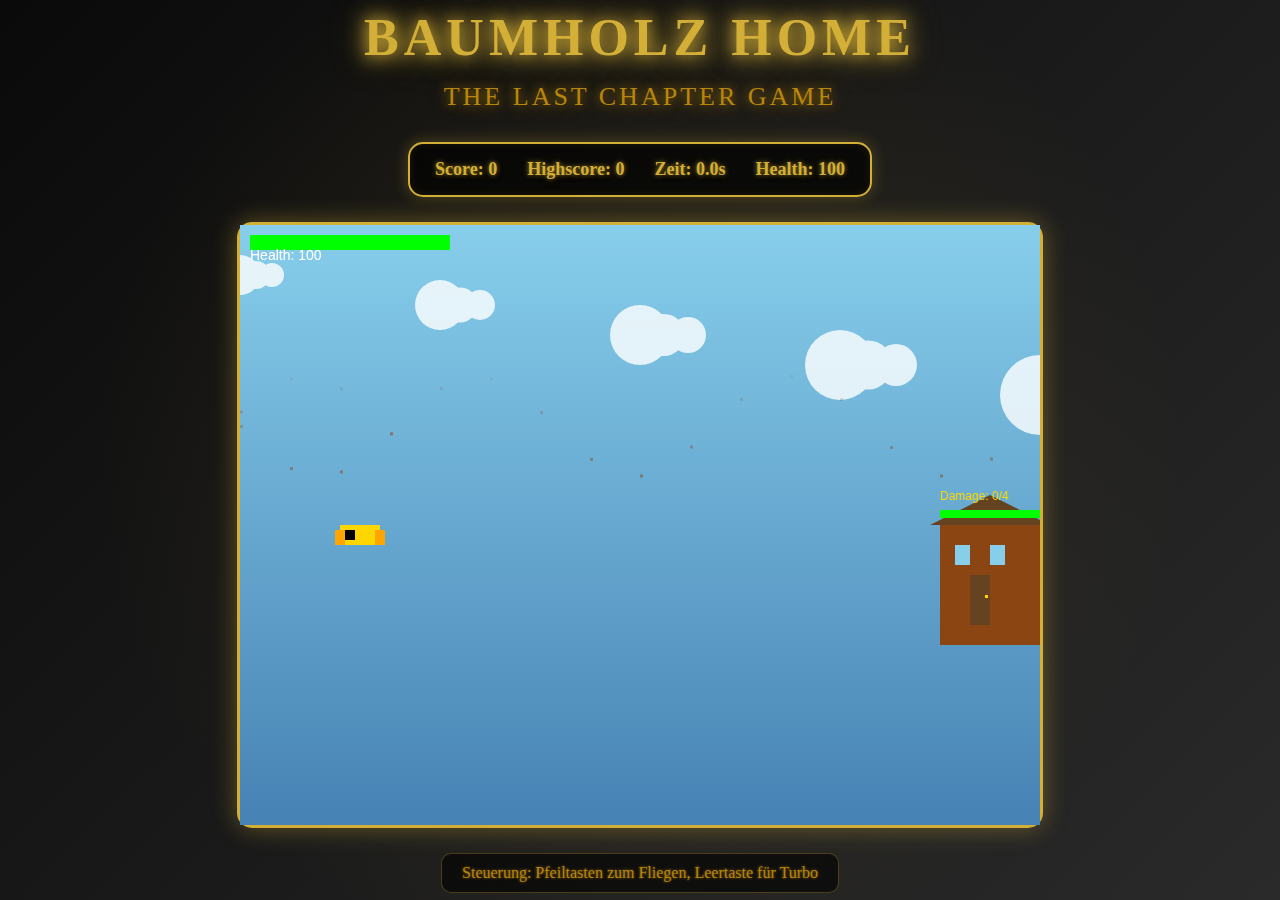
<file: Game/index.html>
<!DOCTYPE html>
<html lang="de">
<head>
    <meta charset="UTF-8">
    <meta name="viewport" content="width=device-width, initial-scale=1.0">
    <title>Destroy Baumholz Home: The Last Chapter</title>
    <link rel="stylesheet" href="style.css">
</head>
<body>
    <div class="game-container">
        <div class="logo-background">
            <div class="logo">
                <div class="goblet">
                    <div class="bowl">
                        <div class="tree"></div>
                        <div class="water"></div>
                        <div class="foam"></div>
                    </div>
                    <div class="stem"></div>
                    <div class="base"></div>
                    <div class="glow-ring"></div>
                </div>
                <div class="logo-text">
                    <div class="title">DESTROY BAUMHOLZ HOME</div>
                    <div class="line"></div>
                    <div class="subtitle">THE LAST CHAPTER</div>
                </div>
            </div>
        </div>
        
        <div class="game-header">
            <h1 class="game-title">BAUMHOLZ HOME</h1>
            <h2 class="game-subtitle">THE LAST CHAPTER GAME</h2>
        </div>
        
        <div class="game-ui">
            <div class="score-board">
                <div class="score">Score: <span id="score">0</span></div>
                <div class="highscore">Highscore: <span id="highscore">0</span></div>
                <div class="time">Zeit: <span id="time">0.0</span>s</div>
                <div class="health">Health: <span id="playerHealth">100</span></div>
            </div>
            
            <div class="game-area">
                <canvas id="gameCanvas"></canvas>
            </div>
            
            <div class="controls">
                <p>Steuerung: Pfeiltasten zum Fliegen, Leertaste für Turbo</p>
            </div>
            
            <div id="gameOver" class="game-over hidden">
                <h2>Spiel beendet!</h2>
                <p>Dein Score: <span id="finalScore">0</span></p>
                <p>Zeit: <span id="finalTime">0.0</span>s</p>
                <div class="highscore-input">
                    <label for="playerName">Dein Name:</label>
                    <input type="text" id="playerName" placeholder="Gib deinen Namen ein" maxlength="20">
                    <button onclick="saveHighscore()">Highscore speichern</button>
                </div>
                <div id="highscoreList" class="highscore-list"></div>
                <button onclick="startGame()">Neues Spiel</button>
            </div>
        </div>
    </div>
    
    <script src="game.js"></script>
</body>
</html>
</file>
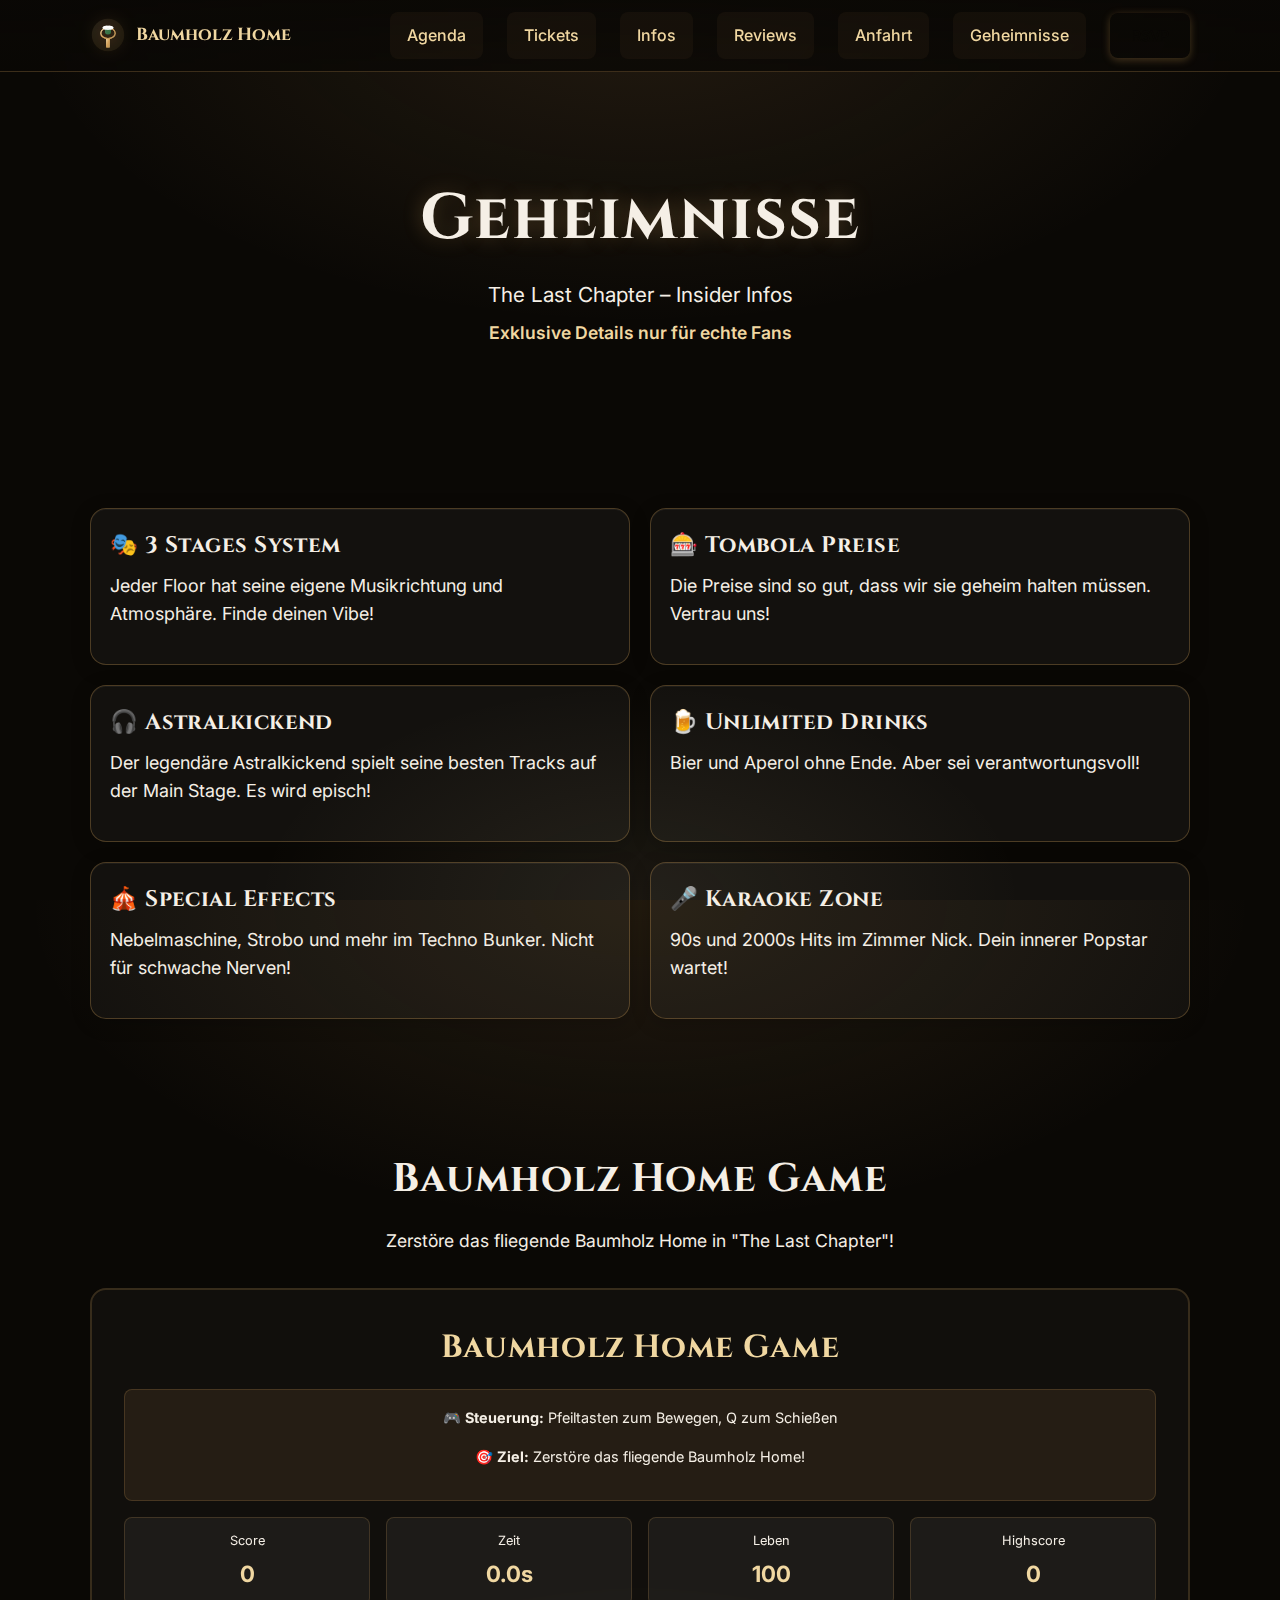
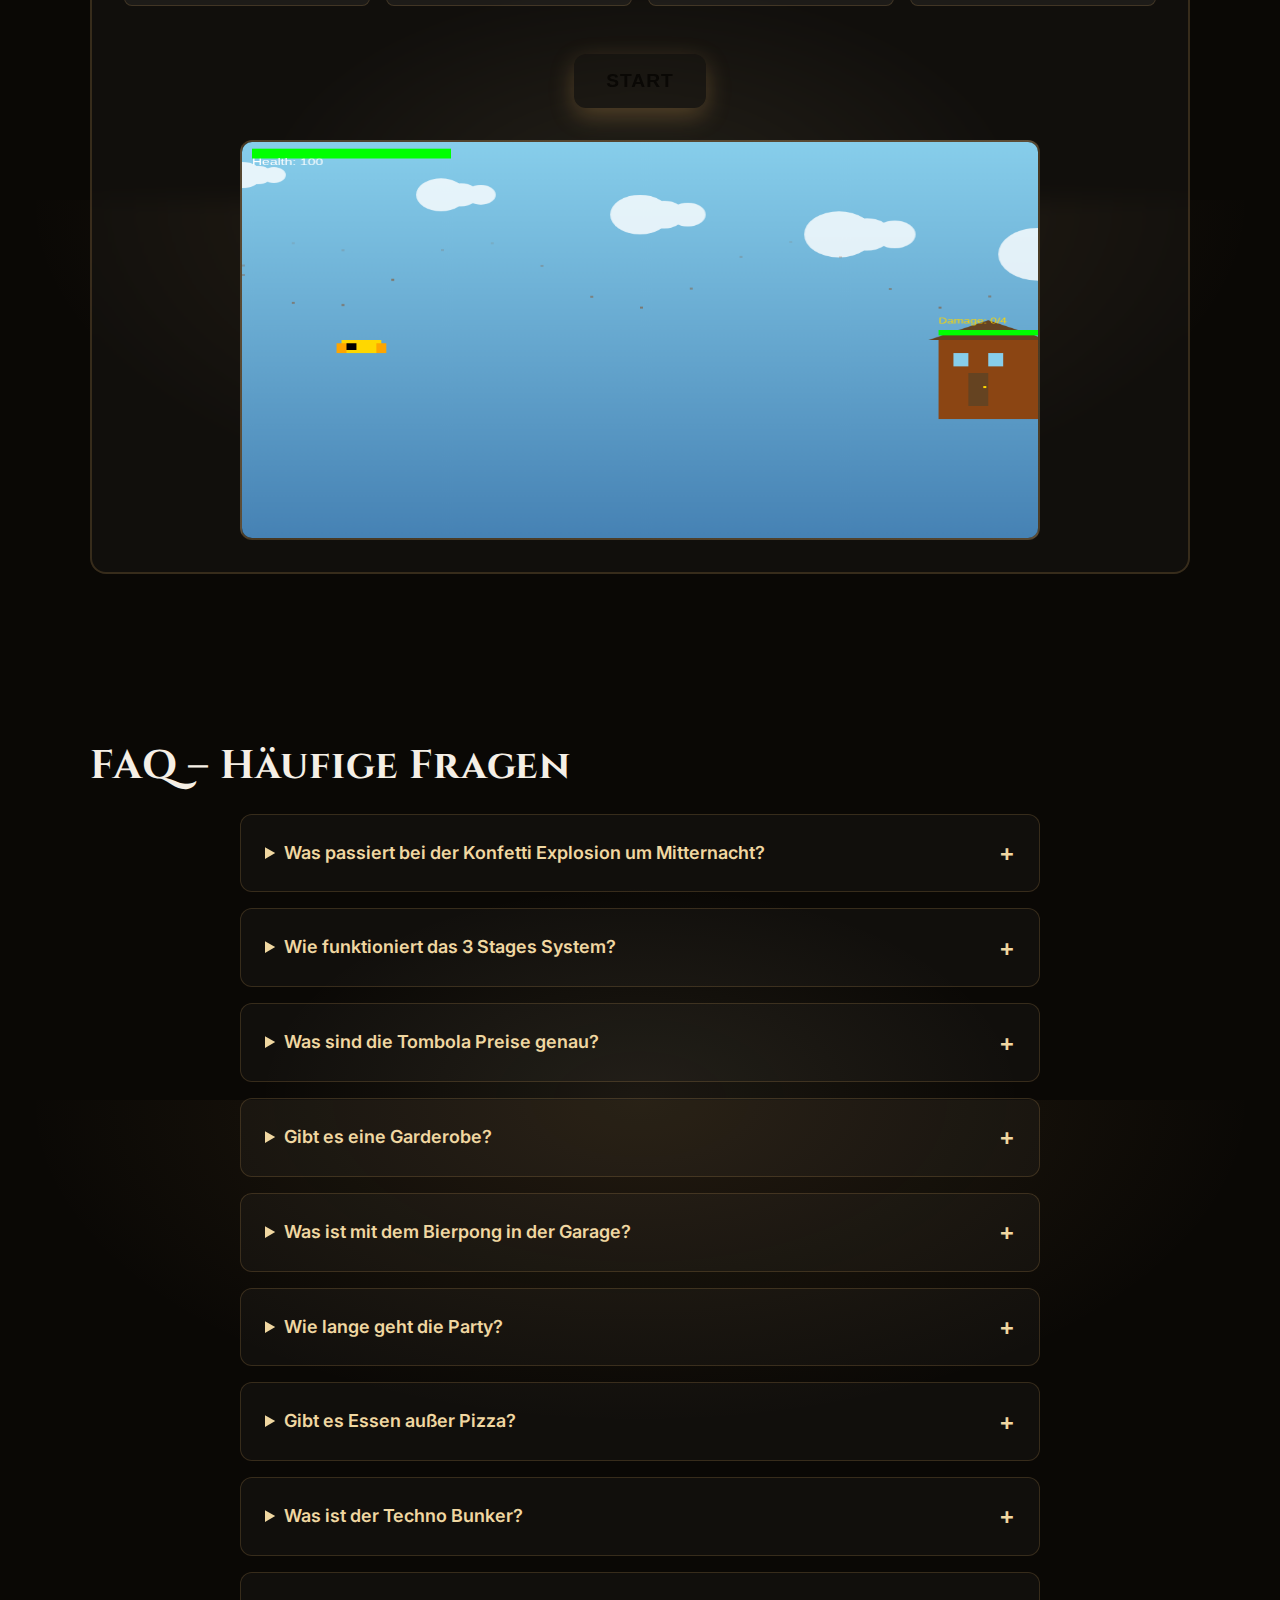
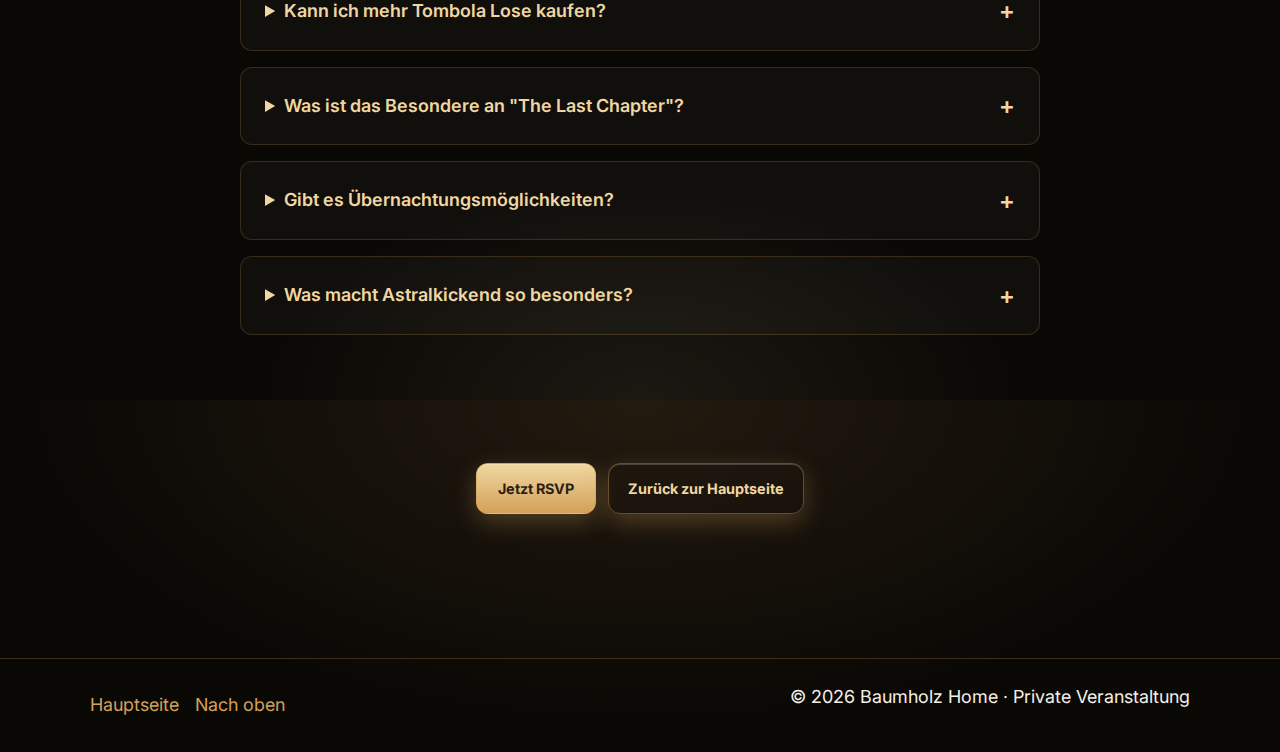
<file: secrets.html>
<!doctype html>
<html lang="de">
  <head>
    <meta charset="utf-8">
    <meta name="viewport" content="width=device-width, initial-scale=1">
    <title>Geheimnisse – Baumholz Home</title>
    <meta name="description" content="Exklusive Insider-Infos und Geheimnisse zur Baumholz Home – The Last Chapter Party.">
    <link rel="canonical" href="https://baumholzhome.lol/secrets.html">
    <!-- Updated: 2025-08-19 -->

    <!-- Open Graph / Twitter -->
    <meta property="og:type" content="website">
    <meta property="og:title" content="Geheimnisse – Baumholz Home">
    <meta property="og:description" content="Exklusive Insider-Infos zur Baumholz Home Party.">
    <meta property="og:url" content="https://baumholzhome.lol/secrets.html">
    <meta property="og:image" content="https://baumholzhome.lol/assets/img/og.jpg">
    <meta name="twitter:card" content="summary_large_image">

    <!-- Fonts -->
    <link rel="preconnect" href="https://fonts.googleapis.com">
    <link rel="preconnect" href="https://fonts.gstatic.com" crossorigin>
    <link href="https://fonts.googleapis.com/css2?family=Cinzel:wght@600..900&family=Inter:wght@300;400;600&display=swap" rel="stylesheet">

    <link rel="stylesheet" href="./assets/css/styles.css">
    <link rel="stylesheet" href="./assets/css/game.css">
    <link rel="manifest" href="./manifest.webmanifest">
    <link rel="icon" href="./assets/img/logo-small.svg" type="image/svg+xml">
  </head>
  <body>
    <header class="site-header">
      <div class="container header-inner">
        <a class="brand" href="./index.html" aria-label="Startseite">
          <img src="./assets/img/logo-small.svg" alt="Baumholz Home Logo" width="36" height="36">
          <span>Baumholz Home</span>
        </a>
        <nav class="nav">
          <a href="./index.html#agenda">Agenda</a>
          <a href="./index.html#tickets">Tickets</a>
          <a href="./index.html#infos">Infos</a>
          <a href="./index.html#reviews">Reviews</a>
          <a href="./index.html#anfahrt">Anfahrt</a>
          <a href="./secrets.html">Geheimnisse</a>
          <a class="btn btn-small" href="./index.html#rsvp">RSVP</a>
        </nav>
      </div>
    </header>

    <main>
      <section class="hero">
        <div class="container">
          <h1>Geheimnisse</h1>
          <p class="subtitle">The Last Chapter – Insider Infos</p>
          <p class="date">Exklusive Details nur für echte Fans</p>
        </div>
      </section>

      <section class="section">
        <div class="container">
          <div class="info-grid">
            <div class="card">
              <h3>🎭 3 Stages System</h3>
              <p>Jeder Floor hat seine eigene Musikrichtung und Atmosphäre. Finde deinen Vibe!</p>
            </div>
            <div class="card">
              <h3>🎰 Tombola Preise</h3>
              <p>Die Preise sind so gut, dass wir sie geheim halten müssen. Vertrau uns!</p>
            </div>
            <div class="card">
              <h3>🎧 Astralkickend</h3>
              <p>Der legendäre Astralkickend spielt seine besten Tracks auf der Main Stage. Es wird episch!</p>
            </div>
            <div class="card">
              <h3>🍺 Unlimited Drinks</h3>
              <p>Bier und Aperol ohne Ende. Aber sei verantwortungsvoll!</p>
            </div>
            <div class="card">
              <h3>🎪 Special Effects</h3>
              <p>Nebelmaschine, Strobo und mehr im Techno Bunker. Nicht für schwache Nerven!</p>
            </div>
            <div class="card">
              <h3>🎤 Karaoke Zone</h3>
              <p>90s und 2000s Hits im Zimmer Nick. Dein innerer Popstar wartet!</p>
            </div>
          </div>
        </div>
      </section>

      <section id="game" class="section">
        <div class="container">
          <h2 style="text-align: center;">Baumholz Home Game</h2>
          <p class="game-intro">Zerstöre das fliegende Baumholz Home in "The Last Chapter"!</p>
          
          <div class="game-container">
            <h3 class="game-title">Baumholz Home Game</h3>
            
            <div class="desktop-instructions">
              <p>🎮 <strong>Steuerung:</strong> Pfeiltasten zum Bewegen, Q zum Schießen</p>
              <p>🎯 <strong>Ziel:</strong> Zerstöre das fliegende Baumholz Home!</p>
            </div>
            
            <div class="mobile-instructions">
              <p>📱 <strong>Mobile Steuerung:</strong> Berühre den Bildschirm zum Bewegen</p>
              <p>🎯 <strong>Auto-Schießen:</strong> Automatisches Schießen auf Mobile</p>
              <p>🎮 <strong>Ziel:</strong> Zerstöre das fliegende Baumholz Home!</p>
            </div>
            
            <div class="game-score-board">
              <div class="game-score-item">
                <div class="game-score-label">Score</div>
                <div class="game-score-value" id="score">0</div>
              </div>
              <div class="game-score-item">
                <div class="game-score-label">Zeit</div>
                <div class="game-score-value" id="time">0.0s</div>
              </div>
              <div class="game-score-item">
                <div class="game-score-label">Leben</div>
                <div class="game-score-value" id="playerHealth">100</div>
              </div>
              <div class="game-score-item">
                <div class="game-score-label">Highscore</div>
                <div class="game-score-value" id="highscore">0</div>
              </div>
            </div>
            
            <div id="startScreen" class="game-start-screen">
              <button id="startGameBtn" class="game-start-btn">START</button>
            </div>
            
            <canvas id="gameCanvas" class="game-canvas" width="800" height="600"></canvas>
            
            <div id="gameOver" class="game-over hidden">
              <button class="exit-btn" onclick="exitToStart()">✕</button>
              <h3>Game Over!</h3>
              <p>Score: <span id="finalScore">0</span></p>
              <p>Zeit: <span id="finalTime">0.0s</span></p>
              <input type="text" id="playerName" placeholder="Dein Name" maxlength="20">
              <button onclick="saveHighscore()">Highscore speichern</button>
              <button onclick="resetGame()">Neues Spiel</button>
              <div id="highscoreList" class="highscore-list"></div>
            </div>
          </div>
        </div>
      </section>

      <section class="section">
        <div class="container">
          <h2>FAQ – Häufige Fragen</h2>
          <div class="faq-grid">
            <details class="faq-item">
              <summary>Was passiert bei der Konfetti Explosion um Mitternacht?</summary>
              <p>Eine spektakuläre Konfetti Explosion markiert den Höhepunkt der Tombola Verlosung. Es wird ein Moment, den du nie vergessen wirst!</p>
            </details>
            
            <details class="faq-item">
              <summary>Wie funktioniert das 3 Stages System?</summary>
              <p>Drei verschiedene Bereiche mit unterschiedlicher Musik: Techno Bunker im Keller, Main Stage im EG, und Karaoke/90s Floor im 2. OG.</p>
            </details>
            
            <details class="faq-item">
              <summary>Was sind die Tombola Preise genau?</summary>
              <p>Das ist ein gut gehütetes Geheimnis! Aber versprochen: Die Preise sind unglaublich und definitiv die Reise wert.</p>
            </details>
            
            <details class="faq-item">
              <summary>Gibt es eine Garderobe?</summary>
              <p>Ja! Im Zimmer Marc im 2. OG kannst du deine Sachen sicher aufbewahren.</p>
            </details>
            
            <details class="faq-item">
              <summary>Was ist mit dem Bierpong in der Garage?</summary>
              <p>Die Garage ist Bierpong Zone bis 22:00 Uhr, danach wird das Wohnzimmer zur Bierpong Zone!</p>
            </details>
            
            <details class="faq-item">
              <summary>Wie lange geht die Party?</summary>
              <p>Offiziell bis 02:00 Uhr mit Astralkickend. Aber wir wissen alle, wie das läuft... 😉</p>
            </details>
            
            <details class="faq-item">
              <summary>Gibt es Essen außer Pizza?</summary>
              <p>Pizza um 20 Uhr ist inklusive. Für den Rest des Abends sind Snacks verfügbar.</p>
            </details>
            
            <details class="faq-item">
              <summary>Was ist der Techno Bunker?</summary>
              <p>Die Waschküche im Keller verwandelt sich in einen echten Techno Bunker mit Nebelmaschine, Strobo und brutaler Anlage.</p>
            </details>
            
            <details class="faq-item">
              <summary>Kann ich mehr Tombola Lose kaufen?</summary>
              <p>Ja! Für 5€ pro zusätzliches Los erhöhst du deine Gewinnchancen erheblich.</p>
            </details>
            
            <details class="faq-item">
              <summary>Was ist das Besondere an "The Last Chapter"?</summary>
              <p>Es ist das finale Kapitel der Baumholz Home Ära. Ein Event, das in die Geschichte eingehen wird!</p>
            </details>
            
            <details class="faq-item">
              <summary>Gibt es Übernachtungsmöglichkeiten?</summary>
              <p>Für besonders müde Gäste gibt es Übernachtungsmöglichkeiten. Frag einfach vor Ort!</p>
            </details>
            
            <details class="faq-item">
              <summary>Was macht Astralkickend so besonders?</summary>
              <p>Astralkickend ist eine lokale Legende mit einem einzigartigen Mix aus Techno, House und Underground Sounds.</p>
            </details>
          </div>
        </div>
      </section>

      <section class="section">
        <div class="container">
          <div class="cta-row">
            <a class="btn" href="./index.html#rsvp">Jetzt RSVP</a>
            <a class="btn btn-ghost" href="./index.html">Zurück zur Hauptseite</a>
          </div>
        </div>
      </section>
    </main>

    <footer class="site-footer">
      <div class="container footer-inner">
        <nav class="footer-nav">
          <a href="./index.html">Hauptseite</a>
          <a href="./index.html#top">Nach oben</a>
        </nav>
        <p>© <span id="y"></span> Baumholz Home · Private Veranstaltung</p>
      </div>
    </footer>

    <script src="./assets/js/main.js" defer></script>
    <script src="./assets/js/game.js" defer></script>
  </body>
</html>
</file>
<file: assets/css/styles.css>
/* Baumholz Home – Global Styles */
:root {
  --bg: #0a0805;
  --text: #f5efe6;
  --gold: #d4a15a;
  --gold-2: #f0d7a1;
  --gold-3: #b8945a;
  --green: #2f6f3e;
  --muted: #9a8663;
  --container: 1100px;
}

* { box-sizing: border-box; }
html, body { height: 100%; }
body {
  margin: 0;
  color: var(--text);
  background:
    radial-gradient(80% 60% at 50% 0%, rgba(212,161,90,0.12), transparent 60%),
    radial-gradient(50% 40% at 50% 100%, rgba(240,215,161,0.08), transparent 60%),
    var(--bg);
  font-family: Inter, system-ui, -apple-system, Segoe UI, Roboto, Helvetica, Arial, "Apple Color Emoji", "Segoe UI Emoji";
  line-height: 1.6;
  font-size: 16px; /* Base font size for mobile */
}

h1, h2, h3, h4 { font-family: Cinzel, serif; letter-spacing: 0.02em; }
h1 { font-size: 2.5rem; margin: 0 0 0.5rem; text-shadow: 0 0 20px rgba(212,161,90,0.3); }
h2 { font-size: 1.8rem; margin: 0 0 1rem; }
h3 { font-size: 1.2rem; margin: 0 0 0.5rem; }
h4 { font-size: 1rem; margin: 0 0 0.5rem; }
p { margin: 0 0 1rem; }
a { color: var(--gold); text-decoration: none; }
a:hover { color: var(--gold-2); }

.container { width: min(100% - 2rem, var(--container)); margin-inline: auto; }

/* Enhanced Mobile-First Responsive Design */
@media (min-width: 768px) {
  body { font-size: 17px; }
  h1 { font-size: 3.5rem; }
  h2 { font-size: 2.2rem; }
  h3 { font-size: 1.3rem; }
  h4 { font-size: 1.1rem; }
}

@media (min-width: 1024px) {
  body { font-size: 18px; }
  h1 { font-size: 4rem; }
  h2 { font-size: 2.5rem; }
  h3 { font-size: 1.4rem; }
  h4 { font-size: 1.2rem; }
}

/* Header - Mobile Optimized */
.site-header {
  position: sticky; top: 0; z-index: 50;
  backdrop-filter: blur(12px);
  background: linear-gradient(180deg, rgba(10,8,5,0.95), rgba(10,8,5,0.8));
  border-bottom: 1px solid rgba(212,161,90,0.25);
}

.header-inner { 
  display: flex; 
  align-items: center; 
  justify-content: space-between; 
  padding: 0.75rem 0; 
  flex-wrap: wrap;
  gap: 0.5rem;
}

.brand { 
  display: inline-flex; 
  align-items: center; 
  gap: 0.6rem; 
  font-family: Cinzel, serif; 
  font-weight: 700; 
  color: var(--gold-2);
  font-size: 1rem;
}

/* Logo styling - Mobile responsive */
.brand img { 
  width: 28px; 
  height: 28px; 
  filter: drop-shadow(0 0 10px rgba(212,161,90,0.4)); 
}

@media (min-width: 768px) {
  .brand { font-size: 1.1rem; }
  .brand img { width: 36px; height: 36px; }
}

.hero-logo img { 
  width: 150px; 
  height: 150px; 
  filter: drop-shadow(0 0 20px rgba(212,161,90,0.5));
  transition: all 0.3s ease;
}

@media (min-width: 768px) {
  .hero-logo img { width: 200px; height: 200px; }
}

.hero-logo img:hover {
  filter: drop-shadow(0 0 30px rgba(212,161,90,0.7));
  transform: scale(1.05);
}

/* Enhanced RSVP Button Styling */
.btn {
  display: inline-block;
  background: linear-gradient(180deg, var(--gold-2), var(--gold));
  color: #2b1f12;
  padding: 0.8rem 1.2rem; 
  border-radius: 12px; 
  font-weight: 700;
  border: 1px solid rgba(212,161,90,0.5);
  box-shadow: 0 8px 25px rgba(212,161,90,0.3), inset 0 1px 0 rgba(255,255,255,0.2);
  transition: all 0.3s ease;
  text-align: center;
  min-width: 120px;
  font-size: 0.9rem;
}

.btn:hover { 
  filter: brightness(1.1); 
  box-shadow: 0 10px 30px rgba(212,161,90,0.4), inset 0 1px 0 rgba(255,255,255,0.25);
  transform: translateY(-2px);
}

.btn:active { transform: translateY(0px); }

.btn-ghost {
  background: transparent; 
  color: var(--gold-2);
  border: 1px solid rgba(212,161,90,0.4);
}

.btn-small { 
  padding: 0.6rem 1rem; 
  font-size: 0.85rem; 
  min-width: 80px;
}

/* Mobile button adjustments */
@media (max-width: 767px) {
  .btn {
    padding: 0.9rem 1.4rem;
    font-size: 1rem;
    min-width: 140px;
    border-radius: 10px;
  }
  
  .btn-small {
    padding: 0.7rem 1.2rem;
    font-size: 0.9rem;
    min-width: 100px;
  }
}

/* Hero Section - Mobile Optimized */
.hero { 
  padding: 3rem 0 2rem; 
  text-align: center; 
}

@media (min-width: 768px) {
  .hero { padding: 6rem 0 4rem; }
}

.hero-logo {
  margin-bottom: 1rem;
}

@media (min-width: 768px) {
  .hero-logo { margin-bottom: 1.5rem; }
}

.subtitle { 
  font-size: 1.1rem; 
  color: var(--text-light); 
  margin-bottom: 0.5rem; 
}

@media (min-width: 768px) {
  .subtitle { font-size: 1.3rem; }
}

.date { 
  font-size: 1rem; 
  color: var(--gold-2); 
  margin-bottom: 1.5rem; 
  font-weight: 600;
}

@media (min-width: 768px) {
  .date { font-size: 1.1rem; margin-bottom: 2rem; }
}

.cta-row { 
  display: flex; 
  flex-direction: column;
  gap: 1rem; 
  justify-content: center; 
  align-items: center;
  margin-bottom: 1.5rem;
}

@media (min-width: 768px) {
  .cta-row { 
    flex-direction: row;
    gap: 0.75rem; 
    margin-bottom: 2rem;
  }
}

/* Enhanced Countdown - Mobile Optimized */
.countdown { 
  display: flex; 
  gap: 0.5rem; 
  justify-content: center;
  margin-top: 1.5rem;
  flex-wrap: wrap;
}

@media (min-width: 768px) {
  .countdown { gap: 1rem; margin-top: 2rem; }
}

.countdown > div { 
  background: rgba(255,255,255,0.05); 
  border: 1px solid rgba(212,161,90,0.3); 
  border-radius: 10px; 
  padding: 0.8rem 0.6rem; 
  min-width: 60px; 
  text-align: center;
  backdrop-filter: blur(10px);
  transition: all 0.3s ease;
}

@media (min-width: 768px) {
  .countdown > div { 
    border-radius: 12px; 
    padding: 1rem 0.8rem; 
    min-width: 80px; 
  }
}

.countdown > div:hover {
  background: rgba(212,161,90,0.1);
  border-color: rgba(212,161,90,0.5);
  transform: translateY(-2px);
}

.countdown span { 
  display: block; 
  font-size: 1.5rem; 
  font-weight: 700; 
  color: var(--gold-2); 
  line-height: 1;
}

@media (min-width: 768px) {
  .countdown span { font-size: 2rem; }
}

.countdown small { 
  display: block; 
  font-size: 0.7rem; 
  color: var(--text-light); 
  margin-top: 0.2rem;
  text-transform: uppercase;
  letter-spacing: 0.5px;
}

@media (min-width: 768px) {
  .countdown small { 
    font-size: 0.8rem; 
    margin-top: 0.3rem;
    letter-spacing: 1px;
  }
}

/* Hero text styles - Mobile Optimized */
.brand-name {
  font-size: 1.4rem;
  font-weight: 600;
  color: var(--gold-2);
  margin-bottom: 0.5rem;
  font-family: Cinzel, serif;
}

@media (min-width: 768px) {
  .brand-name { font-size: 1.8rem; }
}

.main-title {
  font-size: 2.5rem;
  font-weight: 900;
  color: #FFFFFF;
  margin-bottom: 1rem;
  font-family: Cinzel, serif;
  text-shadow: 0 0 30px rgba(255,255,255,0.3);
  letter-spacing: 1px;
  line-height: 1.2;
}

@media (min-width: 768px) {
  .main-title { 
    font-size: 3.5rem; 
    letter-spacing: 2px;
    line-height: 1.1;
  }
}

@media (min-width: 1024px) {
  .main-title { font-size: 4rem; }
}

/* Sections - Mobile Optimized */
.section { padding: 2rem 0; }

@media (min-width: 768px) {
  .section { padding: 4rem 0; }
}

/* Timeline - Mobile Optimized */
.timeline { 
  list-style: none; 
  margin: 0; 
  padding: 0; 
  border-left: 2px solid rgba(212,161,90,0.4); 
  position: relative; 
}

.timeline li { 
  display: grid; 
  grid-template-columns: 4rem 1fr; 
  align-items: center; 
  gap: 1rem; 
  padding: 1rem 0 1rem 1rem; 
  position: relative; 
}

@media (min-width: 768px) {
  .timeline li { 
    grid-template-columns: 5rem 1fr; 
    gap: 1.2rem; 
  }
}

.timeline li::before { 
  content: ""; 
  position: absolute; 
  left: -7px; 
  width: 12px; 
  height: 12px; 
  background: var(--gold); 
  border-radius: 50%; 
  box-shadow: 0 0 15px rgba(212,161,90,0.9); 
}

.timeline .time { 
  color: var(--gold-2); 
  font-weight: 700; 
  letter-spacing: 0.04em; 
  font-size: 0.9rem; 
}

@media (min-width: 768px) {
  .timeline .time { font-size: 1.1rem; }
}

.card { 
  background: rgba(255,255,255,0.04); 
  border: 1px solid rgba(212,161,90,0.3); 
  padding: 1rem; 
  border-radius: 12px; 
  box-shadow: inset 0 1px 0 rgba(255,255,255,0.05), 0 4px 20px rgba(0,0,0,0.2);
  transition: all 0.3s ease;
}

@media (min-width: 768px) {
  .card { 
    padding: 1.2rem; 
    border-radius: 16px; 
  }
}

.card:hover {
  border-color: rgba(212,161,90,0.5);
  box-shadow: inset 0 1px 0 rgba(255,255,255,0.08), 0 6px 25px rgba(0,0,0,0.3);
}

/* Ticket Section */
.ticket-info {
  display: grid;
  grid-template-columns: 2fr 1fr;
  gap: 1.5rem;
  margin-bottom: 1.5rem;
}
@media (max-width: 700px) { 
  .ticket-info { grid-template-columns: 1fr; } 
}

.ticket-card {
  background: linear-gradient(135deg, rgba(212,161,90,0.1), rgba(240,215,161,0.05));
  border: 2px solid rgba(212,161,90,0.4);
  border-radius: 16px;
  padding: 2rem;
  transition: all 0.3s ease;
}

.ticket-card:hover {
  transform: translateY(-2px);
  border-color: rgba(212,161,90,0.6);
  box-shadow: 0 8px 24px rgba(212,161,90,0.2);
}

.ticket-card h3 {
  color: var(--gold-2);
  font-size: 1.8rem;
  font-weight: 700;
  margin-bottom: 1.5rem;
  text-align: center;
  font-family: 'Georgia', serif;
  text-shadow: 0 0 10px rgba(212,161,90,0.3);
}

.ticket-features {
  list-style: none;
  padding: 0;
  margin: 1rem 0 0 0;
}

.ticket-features li {
  padding: 0.5rem 0;
  color: var(--text);
  font-weight: 500;
  font-size: 1.1rem;
  border-bottom: 1px solid rgba(212,161,90,0.1);
  font-family: 'Arial', sans-serif;
}

.ticket-features li:last-child {
  border-bottom: none;
}

.tombola-card {
  background: linear-gradient(135deg, rgba(47,111,62,0.1), rgba(47,111,62,0.05));
  border: 2px solid rgba(47,111,62,0.4);
  border-radius: 16px;
  padding: 2rem;
  text-align: center;
  transition: all 0.3s ease;
}

.tombola-card:hover {
  transform: translateY(-2px);
  border-color: rgba(47,111,62,0.6);
  box-shadow: 0 8px 24px rgba(47,111,62,0.2);
}

.tombola-card h3 {
  color: #2F6F3E;
  font-size: 1.5rem;
  font-weight: 700;
  margin-bottom: 1rem;
  font-family: 'Georgia', serif;
  text-shadow: 0 0 10px rgba(47,111,62,0.3);
}

.tombola-card p {
  color: var(--text);
  font-size: 1rem;
  margin-bottom: 0.5rem;
  font-family: 'Arial', sans-serif;
}

.tombola-prize {
  color: #2F6F3E;
  font-weight: 600;
  font-size: 1.1rem;
  margin-top: 1rem;
  padding: 1rem;
  background: rgba(47,111,62,0.1);
  border-radius: 8px;
  border: 1px solid rgba(47,111,62,0.2);
  font-family: 'Arial', sans-serif;
}

.ticket-note {
  text-align: center;
  color: var(--muted);
  font-style: italic;
  font-size: 1rem;
  margin-top: 1rem;
  font-family: 'Arial', sans-serif;
}

/* Donation section */
.donation-section {
  margin-top: 2rem;
  padding: 2rem;
  background: linear-gradient(135deg, rgba(212,161,90,0.1) 0%, rgba(184,148,90,0.05) 100%);
  border-radius: 16px;
  border: 1px solid rgba(212,161,90,0.2);
}

.donation-section h3 {
  color: var(--gold-2);
  margin-bottom: 1rem;
  text-align: center;
}

.donation-progress {
  margin-bottom: 2rem;
}

.progress-bar {
  width: 100%;
  height: 20px;
  background: rgba(255,255,255,0.1);
  border-radius: 10px;
  overflow: hidden;
  position: relative;
  margin-bottom: 0.5rem;
}

.progress-fill {
  height: 100%;
  background: linear-gradient(90deg, var(--gold-1) 0%, var(--gold-2) 50%, var(--gold-3) 100%);
  border-radius: 10px;
  transition: width 1s ease-in-out;
  position: relative;
  overflow: hidden;
}

.progress-fill::after {
  content: '';
  position: absolute;
  top: 0;
  left: -100%;
  width: 100%;
  height: 100%;
  background: linear-gradient(90deg, transparent, rgba(255,255,255,0.3), transparent);
  animation: shimmer 2s infinite;
}

@keyframes shimmer {
  0% { left: -100%; }
  100% { left: 100%; }
}

.progress-text {
  text-align: center;
  font-weight: 600;
  color: var(--gold-2);
}

.progress-text .current {
  color: var(--gold-2);
}

.progress-text .goal {
  color: var(--muted);
}

/* Top Participants */
.top-participants {
  text-align: center;
}

.top-participants h4 {
  color: var(--gold-2);
  margin-bottom: 1rem;
}

.participants-list {
  display: flex;
  flex-direction: column;
  gap: 0.5rem;
}

.participant {
  display: flex;
  justify-content: space-between;
  align-items: center;
  padding: 0.75rem 1rem;
  background: rgba(255,255,255,0.05);
  border-radius: 8px;
  border: 1px solid rgba(212,161,90,0.2);
  transition: all 0.3s ease;
}

.participant:hover {
  background: rgba(212,161,90,0.1);
  transform: translateX(5px);
}

.participant.empty {
  opacity: 0.6;
  font-style: italic;
}

.participant .name {
  font-weight: 600;
  color: var(--gold-2);
}

.participant .tickets {
  color: var(--text-light);
  font-size: 0.9em;
}

/* Piggy bank animation */
.piggy-bank {
  width: 60px;
  height: 60px;
  margin: 0 auto 1rem;
  position: relative;
  animation: piggyBounce 2s ease-in-out infinite;
}

.piggy-bank::before {
  content: '🐷';
  font-size: 50px;
  position: absolute;
  top: 0;
  left: 0;
  animation: piggyFill 3s ease-in-out infinite;
}

@keyframes piggyBounce {
  0%, 100% { transform: translateY(0); }
  50% { transform: translateY(-10px); }
}

@keyframes piggyFill {
  0% { transform: scale(1); }
  50% { transform: scale(1.1); }
  100% { transform: scale(1); }
}

/* Enhanced Stage Plan - Mobile Optimized */
.stage-plan {
  margin-top: 2rem;
  padding-top: 1.5rem;
  border-top: 1px solid rgba(212,161,90,0.2);
}

@media (min-width: 768px) {
  .stage-plan {
    margin-top: 3rem;
    padding-top: 2rem;
  }
}

.house-layout {
  position: relative;
  max-width: 800px;
  margin: 1.5rem auto 0;
  padding: 1rem;
  background: linear-gradient(135deg, rgba(212,161,90,0.05), rgba(240,215,161,0.02));
  border: 1px solid rgba(212,161,90,0.2);
  border-radius: 16px;
  box-shadow: inset 0 1px 0 rgba(255,255,255,0.05), 0 8px 32px rgba(0,0,0,0.3);
}

@media (min-width: 768px) {
  .house-layout {
    margin: 2rem auto 0;
    padding: 2rem;
    border-radius: 20px;
  }
}

/* Floor connections */
.house-layout::before {
  content: '';
  position: absolute;
  left: 50%;
  top: 0;
  bottom: 0;
  width: 2px;
  background: linear-gradient(to bottom, transparent, rgba(212,161,90,0.3), transparent);
  transform: translateX(-50%);
  z-index: 1;
}

.house-floor {
  position: relative;
  display: flex;
  justify-content: center;
  align-items: center;
  gap: 0.8rem;
  margin: 1rem 0;
  z-index: 2;
  flex-direction: column;
}

@media (min-width: 768px) {
  .house-floor {
    flex-direction: row;
    gap: 1rem;
  }
}

.house-floor.attic {
  margin-bottom: 1.5rem;
}

.house-floor.main {
  margin: 1.5rem 0;
}

.house-floor.basement {
  margin-top: 1.5rem;
}

/* Floor labels */
.house-floor::after {
  position: static;
  font-family: Cinzel, serif;
  font-size: 0.7rem;
  color: var(--gold-2);
  font-weight: 600;
  opacity: 0.7;
  margin-top: 0.5rem;
}

@media (min-width: 768px) {
  .house-floor::after {
    position: absolute;
    right: -80px;
    margin-top: 0;
    font-size: 0.8rem;
  }
}

.house-floor.attic::after { content: '2. OG'; }
.house-floor.main::after { content: 'EG'; }
.house-floor.basement::after { content: 'Keller'; }

/* Room styling - Mobile Optimized */
.room {
  position: relative;
  background: linear-gradient(135deg, rgba(255,255,255,0.08), rgba(255,255,255,0.03));
  border: 2px solid rgba(212,161,90,0.4);
  border-radius: 12px;
  padding: 1rem;
  text-align: center;
  min-width: 120px;
  min-height: 80px;
  transition: all 0.4s ease;
  box-shadow: 0 4px 20px rgba(0,0,0,0.2);
  display: flex;
  flex-direction: column;
  justify-content: center;
  align-items: center;
  width: 100%;
  max-width: 200px;
}

@media (min-width: 768px) {
  .room {
    min-width: 140px;
    min-height: 100px;
    padding: 1.2rem;
    width: auto;
  }
}

.room::before {
  content: '';
  position: absolute;
  top: -2px; left: -2px; right: -2px; bottom: -2px;
  background: linear-gradient(45deg, transparent, rgba(212,161,90,0.1), transparent);
  border-radius: 12px;
  opacity: 0;
  transition: opacity 0.3s ease;
  z-index: -1;
}

@media (min-width: 768px) {
  .room::before {
    border-radius: 16px;
  }
}

.room:hover { 
  transform: translateY(-4px) scale(1.02); 
  border-color: rgba(212,161,90,0.7); 
  box-shadow: 0 8px 30px rgba(212,161,90,0.3), 0 0 20px rgba(212,161,90,0.1); 
}

.room:hover::before { opacity: 1; }

.room h4 { 
  margin: 0 0 0.5rem 0; 
  color: var(--gold-2); 
  font-size: 0.9rem; 
  font-weight: 600; 
  text-shadow: 0 0 10px rgba(212,161,90,0.3); 
}

@media (min-width: 768px) {
  .room h4 { font-size: 1rem; }
}

.room p { 
  margin: 0; 
  font-size: 0.8rem; 
  color: var(--text); 
  opacity: 0.9; 
  line-height: 1.4; 
}

@media (min-width: 768px) {
  .room p { font-size: 0.85rem; }
}

/* Room icons */
.room::after { 
  content: ''; 
  position: absolute; 
  top: 8px; 
  right: 8px; 
  width: 16px; 
  height: 16px; 
  border-radius: 50%; 
  opacity: 0.6; 
}

/* Specific room styling with icons */
.room-bunker { background: linear-gradient(135deg, rgba(47,111,62,0.15), rgba(47,111,62,0.08)); border-color: rgba(47,111,62,0.5); }
.room-bunker::after { background: linear-gradient(45deg, #2F6F3E, #4A7C59); box-shadow: 0 0 8px rgba(47,111,62,0.5); }
.room-bunker:hover { border-color: rgba(47,111,62,0.8); box-shadow: 0 8px 30px rgba(47,111,62,0.4), 0 0 20px rgba(47,111,62,0.2); }

.room-main-stage { 
  background: linear-gradient(135deg, rgba(212,161,90,0.15), rgba(240,215,161,0.08)); 
  border-color: rgba(212,161,90,0.5); 
  min-width: 140px; 
}

@media (min-width: 768px) {
  .room-main-stage { min-width: 160px; }
}

.room-main-stage::after { background: linear-gradient(45deg, #D4A15A, #F0D7A1); box-shadow: 0 0 8px rgba(212,161,90,0.5); }

.room-garage { background: linear-gradient(135deg, rgba(184,148,90,0.12), rgba(184,148,90,0.06)); border-color: rgba(184,148,90,0.5); }
.room-garage::after { background: linear-gradient(45deg, #B8945A, #D4A15A); box-shadow: 0 0 8px rgba(184,148,90,0.5); }

.room-living { background: linear-gradient(135deg, rgba(240,215,161,0.12), rgba(240,215,161,0.06)); border-color: rgba(240,215,161,0.5); }
.room-living::after { background: linear-gradient(45deg, #F0D7A1, #D4A15A); box-shadow: 0 0 8px rgba(240,215,161,0.5); }

.room-marc, .room-nick { 
  background: linear-gradient(135deg, rgba(154,134,99,0.12), rgba(154,134,99,0.06)); 
  border-color: rgba(154,134,99,0.5); 
  min-width: 100px; 
}

@media (min-width: 768px) {
  .room-marc, .room-nick { min-width: 120px; }
}

.room-marc::after, .room-nick::after { background: linear-gradient(45deg, #9A8663, #B8945A); box-shadow: 0 0 8px rgba(154,134,99,0.5); }

/* Room descriptions with icons */
.room-bunker p::before { content: '🎵 '; margin-right: 4px; }
.room-main-stage p::before { content: '🎤 '; margin-right: 4px; }
.room-garage p::before { content: '🍺 '; margin-right: 4px; }
.room-living p::before { content: '🛋️ '; margin-right: 4px; }
.room-marc p::before { content: '👕 '; margin-right: 4px; }
.room-nick p::before { content: '🎤 '; margin-right: 4px; }

/* Info grid - Mobile Optimized */
.info-grid { 
  display: grid; 
  grid-template-columns: 1fr; 
  gap: 1rem; 
}

@media (min-width: 768px) {
  .info-grid { 
    grid-template-columns: repeat(2, minmax(0,1fr)); 
    gap: 1.2rem; 
  }
}

/* Countdown */
.countdown { display: inline-grid; grid-template-columns: repeat(4, minmax(70px, 1fr)); gap: 1rem; margin-top: 1.5rem; }
.countdown div { background: rgba(255,255,255,0.04); border: 1px solid rgba(212,161,90,0.3); border-radius: 16px; padding: 0.8rem 1rem; min-width: 80px; box-shadow: inset 0 1px 0 rgba(255,255,255,0.05); }
.countdown span { font-family: Cinzel, serif; font-size: 1.8rem; display: block; color: var(--gold-2); }
.countdown small { color: var(--muted); }

/* Footer - Mobile Optimized */
.site-footer { 
  border-top: 1px solid rgba(212,161,90,0.25); 
  margin-top: 2rem; 
}

@media (min-width: 768px) {
  .site-footer { margin-top: 3rem; }
}

.footer-inner { 
  display: flex; 
  flex-direction: column;
  align-items: center; 
  justify-content: center; 
  gap: 1rem; 
  padding: 1.5rem 0; 
  text-align: center;
}

@media (min-width: 768px) {
  .footer-inner { 
    flex-direction: row;
    justify-content: space-between; 
    text-align: left;
  }
}

.footer-nav { 
  display: flex; 
  gap: 1rem; 
  flex-wrap: wrap;
  justify-content: center;
}

/* Utilities - Mobile Optimized */
.address { 
  font-style: normal; 
  color: var(--gold-2); 
  font-size: 1rem; 
}

@media (min-width: 768px) {
  .address { font-size: 1.1rem; }
}

.noscript { color: var(--gold-2); }

/* Reviews Slider */
.reviews-wrapper { 
  position: relative; 
  display: grid; 
  grid-template-columns: 48px 1fr 48px; 
  align-items: center; 
  gap: 0.75rem; 
  margin: 2rem 0;
}

.reviews-slider { 
  overflow: hidden; 
  border-radius: 16px; 
  border: 1px solid rgba(212,161,90,0.3); 
  background: linear-gradient(135deg, rgba(212,161,90,0.04), rgba(240,215,161,0.02)); 
  box-shadow: inset 0 1px 0 rgba(255,255,255,0.05), 0 8px 32px rgba(0,0,0,0.2);
}

.reviews-track { 
  display: flex; 
  transition: transform 0.5s ease;
}

.reviews-group {
  min-width: 100%;
  display: grid;
  grid-template-columns: repeat(2, 1fr);
  gap: 1rem;
  padding: 1.5rem;
}

.review-card { 
  background: linear-gradient(135deg, rgba(255,255,255,0.08), rgba(255,255,255,0.03));
  border: 1px solid rgba(212,161,90,0.25);
  border-radius: 12px;
  padding: 1.2rem;
  display: grid;
  gap: 0.6rem;
  transition: all 0.3s ease;
  box-shadow: inset 0 1px 0 rgba(255,255,255,0.05);
}

.review-card:hover {
  border-color: rgba(212,161,90,0.4);
  box-shadow: inset 0 1px 0 rgba(255,255,255,0.08), 0 4px 20px rgba(212,161,90,0.1);
  transform: translateY(-2px);
}

.review-card .stars { 
  color: var(--gold-2); 
  letter-spacing: 2px; 
  text-shadow: 0 0 10px rgba(212,161,90,0.25);
  font-size: 1.1rem;
}

.review-card blockquote { 
  margin: 0; 
  font-size: 0.95rem; 
  line-height: 1.5; 
  color: var(--text);
  font-style: italic;
}

.review-card .reviewer { 
  color: var(--muted); 
  font-size: 0.85rem;
  font-weight: 500;
}

.reviews-nav { 
  width: 48px; 
  height: 48px; 
  border-radius: 12px; 
  border: 1px solid rgba(212,161,90,0.35); 
  background: rgba(255,255,255,0.05); 
  color: var(--gold-2); 
  font-size: 1.6rem; 
  display: grid; 
  place-items: center; 
  cursor: pointer; 
  transition: all 0.2s ease;
  box-shadow: 0 4px 20px rgba(0,0,0,0.2);
}

.reviews-nav:hover { 
  background: rgba(255,255,255,0.08); 
  border-color: rgba(212,161,90,0.5); 
  transform: translateY(-2px);
  box-shadow: 0 6px 25px rgba(212,161,90,0.2);
}

.reviews-nav:active {
  transform: translateY(0px);
}

.reviews-source { 
  text-align: center; 
  margin-top: 1rem; 
  color: var(--muted);
  font-size: 0.9rem;
}

.reviews-source a {
  color: var(--gold-2);
  text-decoration: underline;
  text-decoration-color: rgba(212,161,90,0.3);
}

.reviews-source a:hover {
  color: var(--gold);
  text-decoration-color: rgba(212,161,90,0.6);
}

/* Responsive adjustments for reviews */
@media (max-width: 768px) {
  .reviews-wrapper {
    grid-template-columns: 40px 1fr 40px;
    gap: 0.5rem;
  }
  
  .reviews-group {
    grid-template-columns: 1fr;
    padding: 1rem;
  }
  
  .reviews-nav {
    width: 40px;
    height: 40px;
    font-size: 1.4rem;
  }
  
  .review-card {
    padding: 1rem;
  }
  
  .review-card blockquote {
    font-size: 0.9rem;
  }
}

/* Reviews dots */
.reviews-dots { display:flex; justify-content:center; gap:8px; margin-top:12px; }
.reviews-dots .dot { width:10px; height:10px; border-radius:50%; border:1px solid rgba(212,161,90,0.6); background: rgba(255,255,255,0.04); cursor:pointer; transition: all .2s ease; }
.reviews-dots .dot:hover { transform: scale(1.1); background: rgba(212,161,90,0.15); }
.reviews-dots .dot.active { background: linear-gradient(180deg, var(--gold-2), var(--gold)); box-shadow: 0 0 10px rgba(212,161,90,0.4); border-color: rgba(212,161,90,0.9); }

.reviews-slider { cursor: grab; }

/* Review Popup */
.review-popup {
  position: fixed;
  top: 0;
  left: 0;
  width: 100%;
  height: 100%;
  background: rgba(0,0,0,0.8);
  display: flex;
  align-items: center;
  justify-content: center;
  z-index: 1000;
  animation: fadeIn 0.3s ease-out;
}

.review-popup.fade-out {
  animation: fadeOut 0.3s ease-in;
}

@keyframes fadeIn {
  from { opacity: 0; }
  to { opacity: 1; }
}

@keyframes fadeOut {
  from { opacity: 1; }
  to { opacity: 0; }
}

.review-popup-content {
  background: linear-gradient(135deg, var(--bg) 0%, rgba(40,40,40,0.95) 100%);
  border: 2px solid var(--gold-2);
  border-radius: 20px;
  padding: 2rem;
  max-width: 500px;
  width: 90%;
  text-align: center;
  position: relative;
  backdrop-filter: blur(20px);
  box-shadow: 0 20px 40px rgba(0,0,0,0.5);
  animation: slideIn 0.3s ease-out;
}

@keyframes slideIn {
  from { 
    transform: translateY(-50px) scale(0.9);
    opacity: 0;
  }
  to { 
    transform: translateY(0) scale(1);
    opacity: 1;
  }
}

.review-popup-close {
  position: absolute;
  top: 1rem;
  right: 1rem;
  background: none;
  border: none;
  color: var(--text-light);
  font-size: 2rem;
  cursor: pointer;
  width: 40px;
  height: 40px;
  border-radius: 50%;
  display: flex;
  align-items: center;
  justify-content: center;
  transition: all 0.3s ease;
}

.review-popup-close:hover {
  background: rgba(255,255,255,0.1);
  color: var(--gold-2);
}

.review-popup-header {
  margin-bottom: 1.5rem;
}

.review-popup-header h3 {
  color: var(--gold-2);
  margin-bottom: 0.5rem;
  font-size: 1.5rem;
}

.review-popup-stars {
  color: var(--gold-1);
  font-size: 1.2rem;
  letter-spacing: 2px;
}

.review-popup-quote {
  font-size: 1.1rem;
  line-height: 1.6;
  color: var(--text);
  margin: 1.5rem 0;
  font-style: italic;
  position: relative;
}

.review-popup-quote::before {
  content: '"';
  font-size: 3rem;
  color: var(--gold-2);
  position: absolute;
  top: -1rem;
  left: -1rem;
  opacity: 0.3;
}

.review-popup-reviewer {
  display: block;
  color: var(--gold-2);
  font-weight: 600;
  margin-bottom: 2rem;
}

.review-popup-actions {
  display: flex;
  gap: 1rem;
  justify-content: center;
  flex-wrap: wrap;
}

.review-popup-actions .btn {
  min-width: 120px;
}

/* FAQ Section */
.faq-grid {
  display: flex;
  flex-direction: column;
  gap: 1rem;
  max-width: 800px;
  margin: 0 auto;
}

.faq-item {
  background: rgba(255,255,255,0.03);
  border: 1px solid rgba(212,161,90,0.2);
  border-radius: 12px;
  overflow: hidden;
  transition: all 0.3s ease;
}

.faq-item:hover {
  background: rgba(212,161,90,0.05);
  border-color: rgba(212,161,90,0.4);
  transform: translateY(-2px);
}

.faq-item summary {
  padding: 1.5rem;
  cursor: pointer;
  font-weight: 600;
  color: var(--gold-2);
  position: relative;
  transition: all 0.3s ease;
}

.faq-item summary:hover {
  background: rgba(212,161,90,0.1);
}

.faq-item summary::after {
  content: '+';
  position: absolute;
  right: 1.5rem;
  top: 50%;
  transform: translateY(-50%);
  font-size: 1.5rem;
  color: var(--gold-2);
  transition: transform 0.3s ease;
}

.faq-item[open] summary::after {
  transform: translateY(-50%) rotate(45deg);
}

.faq-item p {
  padding: 0 1.5rem 1.5rem;
  color: var(--text);
  line-height: 1.6;
  margin: 0;
}

/* Navigation - Mobile Optimized */
.nav { 
  display: flex; 
  align-items: center; 
  gap: 1rem; 
  flex-wrap: wrap;
}

@media (min-width: 768px) {
  .nav { gap: 1.5rem; }
}

.nav a { 
  padding: 0.5rem 0.8rem; 
  color: var(--gold-2);
  text-decoration: none;
  font-weight: 500;
  border-radius: 8px;
  transition: all 0.3s ease;
  position: relative;
  background: rgba(212,161,90,0.05);
  border: 1px solid transparent;
  font-size: 0.9rem;
}

@media (min-width: 768px) {
  .nav a { 
    padding: 0.6rem 1rem; 
    font-size: 1rem;
  }
}

.nav a:hover {
  background: rgba(212,161,90,0.15);
  border-color: rgba(212,161,90,0.3);
  color: var(--gold-1);
  transform: translateY(-2px);
  box-shadow: 0 4px 12px rgba(212,161,90,0.2);
}

.nav a:active {
  transform: translateY(0);
}

.nav .btn-small {
  background: linear-gradient(135deg, var(--gold-1), var(--gold-2));
  color: var(--bg);
  font-weight: 600;
  padding: 0.5rem 1rem;
  border-radius: 8px;
  box-shadow: 0 2px 8px rgba(212,161,90,0.3);
  font-size: 0.85rem;
}

@media (min-width: 768px) {
  .nav .btn-small { 
    padding: 0.6rem 1.2rem; 
    font-size: 0.9rem;
  }
}

.nav .btn-small:hover {
  background: linear-gradient(135deg, var(--gold-2), var(--gold-3));
  transform: translateY(-2px);
  box-shadow: 0 4px 16px rgba(212,161,90,0.4);
}

/* Floating Reviews */
.floating-review {
  position: fixed;
  z-index: 100;
  pointer-events: none;
  transition: all 7s ease-in-out;
}

.floating-review-content {
  background: linear-gradient(135deg, rgba(212,161,90,0.95), rgba(184,148,90,0.9));
  border: 2px solid var(--gold-2);
  border-radius: 20px;
  padding: 1rem 1.5rem;
  box-shadow: 0 8px 24px rgba(0,0,0,0.4);
  backdrop-filter: blur(10px);
  max-width: 300px;
  min-width: 250px;
}

.floating-review-text {
  color: var(--bg);
  font-weight: 700;
  font-size: 1rem;
  line-height: 1.4;
  display: block;
  text-shadow: 0 1px 2px rgba(0,0,0,0.3);
}

/* Release Notes */
.release-notes {
  max-width: 800px;
  margin: 0 auto;
}

.release-version {
  background: rgba(255,255,255,0.03);
  border: 1px solid rgba(212,161,90,0.2);
  border-radius: 12px;
  padding: 1.5rem;
  margin-bottom: 1.5rem;
  transition: all 0.3s ease;
}

.release-version:hover {
  background: rgba(212,161,90,0.05);
  border-color: rgba(212,161,90,0.4);
  transform: translateY(-2px);
}

.release-version h3 {
  color: var(--gold-2);
  font-size: 1.2rem;
  margin-bottom: 0.3rem;
  font-family: Cinzel, serif;
}

.release-date {
  color: var(--text-light);
  font-size: 0.8rem;
  margin-bottom: 1rem;
  font-style: italic;
}

.release-changes h4 {
  color: var(--gold-1);
  font-size: 1rem;
  margin: 1rem 0 0.5rem 0;
  font-weight: 600;
}

.release-changes h4:first-child {
  margin-top: 0;
}

.release-changes ul {
  list-style: none;
  padding: 0;
  margin: 0 0 1rem 0;
}

.release-changes li {
  color: var(--text);
  padding: 0.2rem 0;
  position: relative;
  padding-left: 1.2rem;
  font-size: 0.9rem;
}

.release-changes li::before {
  content: '•';
  color: var(--gold-2);
  font-weight: bold;
  position: absolute;
  left: 0;
}

/* Whiteboard System - Redesigned with White Background */
.whiteboard-intro {
  text-align: center;
  color: var(--text-light);
  margin-bottom: 2rem;
  font-size: 1.1rem;
}

.whiteboard-container {
  display: flex;
  flex-direction: column;
  align-items: center;
  gap: 2rem;
  margin-bottom: 2rem;
  max-width: 1400px;
  margin-left: auto;
  margin-right: auto;
}

.whiteboard-form {
  background: rgba(255,255,255,0.03);
  border: 2px solid rgba(212,161,90,0.2);
  border-radius: 16px;
  padding: 1rem;
  width: 100%;
  max-width: 1000px;
  backdrop-filter: blur(10px);
  display: flex;
  flex-direction: column;
  gap: 0.5rem;
}

.form-row {
  display: grid;
  grid-template-columns: 1fr 2fr auto;
  gap: 0.8rem;
  align-items: center;
}

.form-group {
  display: flex;
  flex-direction: column;
}

.form-group input,
.form-group textarea {
  padding: 0.7rem;
  border: 2px solid rgba(212,161,90,0.3);
  border-radius: 8px;
  background: rgba(255,255,255,0.05);
  color: var(--text);
  font-family: inherit;
  font-size: 0.9rem;
  transition: all 0.3s ease;
  height: 40px;
  box-sizing: border-box;
}

.form-group input:focus,
.form-group textarea:focus {
  outline: none;
  border-color: var(--gold-2);
  background: rgba(255,255,255,0.1);
  box-shadow: 0 0 0 3px rgba(212,161,90,0.1);
}

.form-group input::placeholder,
.form-group textarea::placeholder {
  color: var(--text-light);
  opacity: 0.7;
}

.hyper-hyper-btn {
  background: linear-gradient(135deg, var(--gold-1), var(--gold-2));
  color: var(--bg);
  border: none;
  border-radius: 8px;
  padding: 0.7rem 1.2rem;
  font-size: 0.9rem;
  font-weight: 700;
  cursor: pointer;
  transition: all 0.3s ease;
  text-transform: uppercase;
  letter-spacing: 1px;
  box-shadow: 0 4px 16px rgba(212,161,90,0.3);
  white-space: nowrap;
  height: 40px;
  box-sizing: border-box;
  display: flex;
  align-items: center;
  justify-content: center;
}

.hyper-hyper-btn:hover {
  transform: translateY(-2px);
  box-shadow: 0 8px 24px rgba(212,161,90,0.4);
  background: linear-gradient(135deg, var(--gold-2), var(--gold-3));
}

.hyper-hyper-btn:active {
  transform: translateY(0);
}

.whiteboard {
  background: #ffffff;
  border: 3px solid var(--gold-2);
  border-radius: 16px;
  padding: 2rem;
  position: relative;
  box-shadow: 0 8px 32px rgba(0,0,0,0.2);
  overflow: hidden;
  width: 100%;
  min-height: 600px;
  transition: all 0.5s ease;
}

.whiteboard::before {
  content: '';
  position: absolute;
  top: 0;
  left: 0;
  right: 0;
  bottom: 0;
  background: 
    linear-gradient(90deg, transparent 98%, rgba(212,161,90,0.2) 100%),
    linear-gradient(0deg, transparent 98%, rgba(212,161,90,0.2) 100%);
  background-size: 50px 50px;
  pointer-events: none;
}

.whiteboard-comment {
  position: absolute;
  background: linear-gradient(135deg, var(--gold-1), var(--gold-2));
  color: var(--bg);
  padding: 1rem 1.2rem;
  border-radius: 12px;
  font-weight: 600;
  font-size: 0.9rem;
  max-width: 200px;
  box-shadow: 0 4px 16px rgba(0,0,0,0.3), 0 0 0 1px rgba(212,161,90,0.3);
  cursor: pointer;
  transition: all 0.3s ease;
  z-index: 10;
  border: 1px solid rgba(255,255,255,0.1);
  animation: commentAppear 0.5s ease-out;
}

@keyframes commentAppear {
  from {
    opacity: 0;
    transform: scale(0.8) rotate(-5deg);
  }
  to {
    opacity: 1;
    transform: scale(1) rotate(0deg);
  }
}

.whiteboard-comment:hover {
  transform: scale(1.05) rotate(1deg);
  box-shadow: 0 8px 24px rgba(0,0,0,0.4), 0 0 0 2px rgba(212,161,90,0.5);
  background: linear-gradient(135deg, var(--gold-2), var(--gold-3));
}

.whiteboard-comment .comment-name {
  font-weight: 700;
  font-size: 0.8rem;
  margin-bottom: 0.4rem;
  opacity: 0.9;
  text-transform: uppercase;
  letter-spacing: 0.5px;
}

.whiteboard-comment .comment-text {
  line-height: 1.4;
  font-size: 0.85rem;
}

.whiteboard-info {
  margin-top: 1rem;
  padding: 1rem;
  background: rgba(212,161,90,0.05);
  border-radius: 8px;
  border: 1px solid rgba(212,161,90,0.1);
  text-align: center;
  color: var(--text-light);
  font-size: 0.9rem;
}

/* Dynamic whiteboard sizing based on content */
.whiteboard.expanded {
  min-height: 800px;
}

.whiteboard.super-expanded {
  min-height: 1000px;
}

.whiteboard.ultra-expanded {
  min-height: 1200px;
}

/* Success message styling */
.success-message {
  position: fixed;
  top: 20px;
  right: 20px;
  background: linear-gradient(135deg, var(--gold-1), var(--gold-2));
  color: var(--bg);
  padding: 1rem 1.5rem;
  border-radius: 12px;
  font-weight: 600;
  z-index: 1000;
  box-shadow: 0 8px 24px rgba(0,0,0,0.3);
  animation: slideIn 0.5s ease-out;
}

@keyframes slideIn {
  from {
    transform: translateX(100%);
    opacity: 0;
  }
  to {
    transform: translateX(0);
    opacity: 1;
  }
}

@keyframes slideOut {
  from {
    transform: translateX(0);
    opacity: 1;
  }
  to {
    transform: translateX(100%);
    opacity: 0;
  }
}

/* Responsive design */
@media (max-width: 768px) {
  .whiteboard-container {
    gap: 1.5rem;
    padding: 0 1rem;
  }
  
  .whiteboard-form {
    padding: 0.8rem;
  }
  
  .form-row {
    grid-template-columns: 1fr;
    gap: 0.6rem;
  }
  
  .form-group input,
  .form-group textarea,
  .hyper-hyper-btn {
    height: 45px;
    font-size: 1rem;
  }
  
  .whiteboard {
    min-height: 500px;
    padding: 1.5rem;
  }
  
  .whiteboard-comment {
    max-width: 150px;
    font-size: 0.8rem;
    padding: 0.8rem 1rem;
  }
}

.posting-status {
  text-align: center;
  margin-top: 0.5rem;
  font-size: 0.85rem;
  padding: 0.5rem;
  border-radius: 8px;
  transition: all 0.3s ease;
}

.posting-status.can-post {
  background: rgba(76, 175, 80, 0.1);
  color: #4CAF50;
  border: 1px solid rgba(76, 175, 80, 0.3);
}

.posting-status.cannot-post {
  background: rgba(244, 67, 54, 0.1);
  color: #F44336;
  border: 1px solid rgba(244, 67, 54, 0.3);
}

/* Game Container - Mobile Optimized */
.game-container {
  background: rgba(255,255,255,0.03);
  border: 2px solid rgba(212,161,90,0.2);
  border-radius: 16px;
  padding: 1rem;
  margin: 2rem 0;
  backdrop-filter: blur(10px);
}

@media (min-width: 768px) {
  .game-container {
    padding: 2rem;
    border-radius: 20px;
  }
}

.game-title {
  text-align: center;
  color: var(--gold-2);
  margin-bottom: 1rem;
  font-size: 1.5rem;
}

@media (min-width: 768px) {
  .game-title { font-size: 2rem; }
}

.game-canvas {
  border: 2px solid rgba(212,161,90,0.3);
  border-radius: 12px;
  display: block;
  margin: 0 auto;
  max-width: 100%;
  height: auto;
  background: #000;
}

.game-controls {
  text-align: center;
  margin: 1rem 0;
  color: var(--text-light);
  font-size: 0.9rem;
}

@media (min-width: 768px) {
  .game-controls { font-size: 1rem; }
}

.game-score-board {
  display: grid;
  grid-template-columns: repeat(2, 1fr);
  gap: 1rem;
  margin: 1rem 0;
}

@media (min-width: 768px) {
  .game-score-board {
    grid-template-columns: repeat(4, 1fr);
  }
}

.game-score-item {
  background: rgba(255,255,255,0.05);
  border: 1px solid rgba(212,161,90,0.2);
  border-radius: 8px;
  padding: 0.8rem;
  text-align: center;
}

.game-score-label {
  font-size: 0.8rem;
  color: var(--text-light);
  margin-bottom: 0.3rem;
}

.game-score-value {
  font-size: 1.2rem;
  font-weight: 700;
  color: var(--gold-2);
}

@media (min-width: 768px) {
  .game-score-value { font-size: 1.4rem; }
}

.game-start-screen {
  text-align: center;
  padding: 2rem;
}

.game-start-btn {
  background: linear-gradient(135deg, var(--gold-1), var(--gold-2));
  color: var(--bg);
  border: none;
  border-radius: 12px;
  padding: 1rem 2rem;
  font-size: 1.2rem;
  font-weight: 700;
  cursor: pointer;
  transition: all 0.3s ease;
  box-shadow: 0 8px 24px rgba(212,161,90,0.3);
  text-transform: uppercase;
  letter-spacing: 1px;
}

@media (max-width: 767px) {
  .game-start-btn {
    padding: 1.2rem 2.5rem;
    font-size: 1.1rem;
    width: 100%;
    max-width: 300px;
  }
}

.game-start-btn:hover {
  transform: translateY(-2px);
  box-shadow: 0 12px 32px rgba(212,161,90,0.4);
  background: linear-gradient(135deg, var(--gold-2), var(--gold-3));
}

.game-over {
  position: absolute;
  top: 50%;
  left: 50%;
  transform: translate(-50%, -50%);
  background: linear-gradient(135deg, var(--bg) 0%, rgba(40,40,40,0.95) 100%);
  border: 2px solid var(--gold-2);
  border-radius: 16px;
  padding: 2rem;
  text-align: center;
  backdrop-filter: blur(20px);
  box-shadow: 0 20px 40px rgba(0,0,0,0.5);
  min-width: 300px;
  z-index: 100;
}

@media (max-width: 767px) {
  .game-over {
    min-width: 280px;
    padding: 1.5rem;
    margin: 1rem;
  }
}

.game-over h3 {
  color: var(--gold-2);
  margin-bottom: 1rem;
  font-size: 1.5rem;
}

@media (min-width: 768px) {
  .game-over h3 { font-size: 2rem; }
}

.game-over input {
  width: 100%;
  padding: 0.8rem;
  border: 2px solid rgba(212,161,90,0.3);
  border-radius: 8px;
  background: rgba(255,255,255,0.05);
  color: var(--text);
  font-size: 1rem;
  margin-bottom: 1rem;
  text-align: center;
}

.game-over input:focus {
  outline: none;
  border-color: var(--gold-2);
  background: rgba(255,255,255,0.1);
}

.game-over button {
  background: linear-gradient(135deg, var(--gold-1), var(--gold-2));
  color: var(--bg);
  border: none;
  border-radius: 8px;
  padding: 0.8rem 1.5rem;
  font-size: 1rem;
  font-weight: 600;
  cursor: pointer;
  transition: all 0.3s ease;
  margin: 0.5rem;
}

@media (max-width: 767px) {
  .game-over button {
    padding: 1rem 1.5rem;
    font-size: 1.1rem;
    margin: 0.3rem;
    width: 100%;
    max-width: 200px;
  }
}

.game-over button:hover {
  transform: translateY(-2px);
  box-shadow: 0 8px 24px rgba(212,161,90,0.3);
}

.exit-btn {
  position: absolute;
  top: 10px;
  right: 15px;
  background: linear-gradient(135deg, var(--gold-1), var(--gold-2));
  border: 2px solid var(--gold-3);
  color: var(--bg);
  font-size: 1.2rem;
  font-weight: bold;
  cursor: pointer;
  padding: 8px;
  border-radius: 50%;
  width: 35px;
  height: 35px;
  display: flex;
  align-items: center;
  justify-content: center;
  transition: all 0.3s ease;
  box-shadow: 0 4px 16px rgba(212,161,90,0.4);
  z-index: 10;
}

.exit-btn:hover {
  background: linear-gradient(135deg, var(--gold-2), var(--gold-3));
  transform: scale(1.1);
  box-shadow: 0 6px 20px rgba(212,161,90,0.6);
}

.exit-btn:active {
  transform: scale(0.95);
}

.highscore-list {
  margin-top: 1rem;
  text-align: left;
}

.highscore-list h3 {
  color: var(--gold-2);
  margin-bottom: 0.5rem;
  font-size: 1.2rem;
}

.highscore-table {
  display: flex;
  flex-direction: column;
  gap: 0.5rem;
}

.highscore-entry {
  display: grid;
  grid-template-columns: auto 1fr auto auto;
  gap: 0.8rem;
  align-items: center;
  padding: 0.5rem;
  background: rgba(255,255,255,0.05);
  border-radius: 6px;
  font-size: 0.9rem;
}

@media (max-width: 767px) {
  .highscore-entry {
    grid-template-columns: auto 1fr auto;
    gap: 0.5rem;
    font-size: 0.8rem;
  }
  
  .highscore-entry .time {
    display: none;
  }
}

.highscore-entry .medal {
  font-size: 1.2rem;
}

.highscore-entry .name {
  color: var(--text);
  font-weight: 500;
}

.highscore-entry .score {
  color: var(--gold-2);
  font-weight: 700;
}

.highscore-entry .time {
  color: var(--text-light);
  font-size: 0.8rem;
}

/* Mobile-specific game improvements */
@media (max-width: 767px) {
  .game-container {
    margin: 1rem 0;
    padding: 0.8rem;
  }
  
  .game-canvas {
    border-radius: 8px;
  }
  
  .game-score-board {
    gap: 0.5rem;
  }
  
  .game-score-item {
    padding: 0.6rem;
  }
  
  .game-score-label {
    font-size: 0.7rem;
  }
  
  .game-score-value {
    font-size: 1rem;
  }
  
  .game-controls {
    font-size: 0.8rem;
    margin: 0.8rem 0;
  }
}

/* Touch-friendly game controls */
.game-canvas {
  touch-action: none; /* Prevent default touch behaviors */
  -webkit-touch-callout: none;
  -webkit-user-select: none;
  -khtml-user-select: none;
  -moz-user-select: none;
  -ms-user-select: none;
  user-select: none;
}

/* Mobile game instructions */
.mobile-instructions {
  display: none;
  text-align: center;
  margin: 1rem 0;
  padding: 1rem;
  background: rgba(212,161,90,0.1);
  border-radius: 8px;
  border: 1px solid rgba(212,161,90,0.2);
  color: var(--text-light);
  font-size: 0.9rem;
}

@media (max-width: 767px) {
  .mobile-instructions {
    display: block;
  }
}

.desktop-instructions {
  display: block;
  text-align: center;
  margin: 1rem 0;
  padding: 1rem;
  background: rgba(212,161,90,0.1);
  border-radius: 8px;
  border: 1px solid rgba(212,161,90,0.2);
  color: var(--text-light);
  font-size: 0.9rem;
}

@media (max-width: 767px) {
  .desktop-instructions {
    display: none;
  }
}
</file>
<file: Game/style.css>
* {
    margin: 0;
    padding: 0;
    box-sizing: border-box;
}

body {
    font-family: 'Times New Roman', serif;
    background: linear-gradient(135deg, #0a0a0a, #1a1a1a, #2a2a2a);
    color: #D4AF37;
    overflow: hidden;
    height: 100vh;
    position: relative;
}

body::before {
    content: '';
    position: absolute;
    top: 0;
    left: 0;
    right: 0;
    bottom: 0;
    background: radial-gradient(circle at center, rgba(212, 175, 55, 0.1) 0%, transparent 70%);
    pointer-events: none;
}

.game-container {
    position: relative;
    width: 100vw;
    height: 100vh;
    display: flex;
    flex-direction: column;
    justify-content: center;
    align-items: center;
    padding: 20px;
}

.logo-background {
    position: absolute;
    top: 0;
    left: 0;
    width: 100%;
    height: 100%;
    display: flex;
    justify-content: center;
    align-items: center;
    opacity: 0.08;
    z-index: 1;
    pointer-events: none;
    animation: logoGlow 3s ease-in-out infinite alternate;
}

@keyframes logoGlow {
    0% { opacity: 0.08; transform: scale(1); }
    100% { opacity: 0.15; transform: scale(1.01); }
}

.logo {
    display: flex;
    flex-direction: column;
    align-items: center;
    gap: 20px;
}

.goblet {
    position: relative;
    width: 200px;
    height: 300px;
}

.bowl {
    position: absolute;
    top: 0;
    left: 50%;
    transform: translateX(-50%);
    width: 120px;
    height: 100px;
    background: rgba(255, 255, 255, 0.1);
    border: 2px solid #ffd700;
    border-radius: 50% 50% 50% 50% / 60% 60% 40% 40%;
    overflow: hidden;
}

.tree {
    position: absolute;
    bottom: 20px;
    left: 50%;
    transform: translateX(-50%);
    width: 0;
    height: 0;
    border-left: 15px solid transparent;
    border-right: 15px solid transparent;
    border-bottom: 40px solid #228B22;
}

.water {
    position: absolute;
    bottom: 0;
    left: 0;
    width: 100%;
    height: 30px;
    background: linear-gradient(to top, #1e3a8a, #3b82f6);
}

.foam {
    position: absolute;
    top: -10px;
    left: 50%;
    transform: translateX(-50%);
    width: 100px;
    height: 20px;
    background: #fff;
    border-radius: 50%;
    opacity: 0.8;
}

.stem {
    position: absolute;
    top: 90px;
    left: 50%;
    transform: translateX(-50%);
    width: 20px;
    height: 80px;
    background: linear-gradient(to bottom, #ffd700, #ffed4e);
    border-radius: 10px;
}

.base {
    position: absolute;
    bottom: 0;
    left: 50%;
    transform: translateX(-50%);
    width: 60px;
    height: 20px;
    background: linear-gradient(to bottom, #ffd700, #ffed4e);
    border-radius: 30px;
}

.glow-ring {
    position: absolute;
    top: -20px;
    left: 50%;
    transform: translateX(-50%);
    width: 140px;
    height: 140px;
    border: 3px solid #ff6b35;
    border-radius: 50%;
    box-shadow: 0 0 20px #ff6b35;
    opacity: 0.6;
}

.logo-text {
    text-align: center;
    color: #ffd700;
    font-family: 'Times New Roman', serif;
}

.title {
    font-size: 28px;
    font-weight: bold;
    letter-spacing: 3px;
    text-shadow: 2px 2px 4px rgba(0, 0, 0, 0.8);
}

.line {
    width: 100px;
    height: 2px;
    background: #ffd700;
    margin: 10px auto;
}

.subtitle {
    font-size: 16px;
    letter-spacing: 2px;
    text-shadow: 1px 1px 2px rgba(0, 0, 0, 0.8);
}

.game-header {
    position: relative;
    z-index: 10;
    text-align: center;
    margin-bottom: 30px;
    animation: titleGlow 2s ease-in-out infinite alternate;
    width: 100%;
}

.game-title {
    font-size: 52px;
    font-weight: bold;
    color: #D4AF37;
    text-shadow: 
        0 0 15px rgba(212, 175, 55, 0.9),
        0 0 25px rgba(212, 175, 55, 0.7),
        0 0 35px rgba(212, 175, 55, 0.5);
    letter-spacing: 5px;
    margin: 0;
    font-family: 'Times New Roman', serif;
    text-align: center;
}

.game-subtitle {
    font-size: 26px;
    color: #B8860B;
    text-shadow: 
        0 0 10px rgba(184, 134, 11, 0.7),
        0 0 18px rgba(184, 134, 11, 0.5);
    letter-spacing: 3px;
    margin: 15px 0 0 0;
    font-family: 'Times New Roman', serif;
    font-weight: normal;
    text-align: center;
}

@keyframes titleGlow {
    0% { 
        text-shadow: 
            0 0 10px rgba(212, 175, 55, 0.8),
            0 0 20px rgba(212, 175, 55, 0.6),
            0 0 30px rgba(212, 175, 55, 0.4);
    }
    100% { 
        text-shadow: 
            0 0 15px rgba(212, 175, 55, 1),
            0 0 25px rgba(212, 175, 55, 0.8),
            0 0 35px rgba(212, 175, 55, 0.6);
    }
}

.game-ui {
    position: relative;
    z-index: 10;
    display: flex;
    flex-direction: column;
    align-items: center;
    gap: 25px;
    width: 100%;
    max-width: 1000px;
}

.score-board {
    display: flex;
    gap: 30px;
    font-size: 18px;
    font-weight: bold;
    color: #D4AF37;
    text-shadow: 
        0 0 5px rgba(212, 175, 55, 0.8),
        2px 2px 4px rgba(0, 0, 0, 0.8);
    background: rgba(0, 0, 0, 0.7);
    padding: 15px 25px;
    border-radius: 15px;
    border: 2px solid #D4AF37;
    box-shadow: 
        0 0 15px rgba(212, 175, 55, 0.3),
        inset 0 0 10px rgba(212, 175, 55, 0.1);
}

.game-area {
    border: 3px solid #D4AF37;
    border-radius: 15px;
    box-shadow: 
        0 0 25px rgba(212, 175, 55, 0.4),
        inset 0 0 15px rgba(212, 175, 55, 0.1);
    background: rgba(0, 0, 0, 0.5);
    animation: gameAreaGlow 4s ease-in-out infinite alternate;
    display: flex;
    justify-content: center;
    align-items: center;
}

@keyframes gameAreaGlow {
    0% { 
        box-shadow: 
            0 0 25px rgba(212, 175, 55, 0.4),
            inset 0 0 15px rgba(212, 175, 55, 0.1);
    }
    100% { 
        box-shadow: 
            0 0 35px rgba(212, 175, 55, 0.6),
            inset 0 0 20px rgba(212, 175, 55, 0.2);
    }
}

#gameCanvas {
    display: block;
    background: linear-gradient(to bottom, #87CEEB, #4682B4);
}

.controls {
    text-align: center;
    color: #B8860B;
    font-size: 16px;
    background: rgba(0, 0, 0, 0.6);
    padding: 10px 20px;
    border-radius: 10px;
    border: 1px solid rgba(212, 175, 55, 0.3);
    text-shadow: 0 0 3px rgba(184, 134, 11, 0.8);
}

.game-over {
    position: absolute;
    top: 50%;
    left: 50%;
    transform: translate(-50%, -50%);
    background: linear-gradient(135deg, rgba(0, 0, 0, 0.95), rgba(26, 26, 26, 0.95));
    padding: 40px;
    border-radius: 20px;
    border: 3px solid #D4AF37;
    text-align: center;
    z-index: 100;
    box-shadow: 
        0 0 30px rgba(212, 175, 55, 0.5),
        inset 0 0 20px rgba(212, 175, 55, 0.1);
    animation: gameOverGlow 2s ease-in-out infinite alternate;
}

@keyframes gameOverGlow {
    0% { 
        box-shadow: 
            0 0 30px rgba(212, 175, 55, 0.5),
            inset 0 0 20px rgba(212, 175, 55, 0.1);
    }
    100% { 
        box-shadow: 
            0 0 40px rgba(212, 175, 55, 0.7),
            inset 0 0 25px rgba(212, 175, 55, 0.2);
    }
}

.game-over h2 {
    color: #D4AF37;
    margin-bottom: 20px;
    font-size: 32px;
    text-shadow: 
        0 0 10px rgba(212, 175, 55, 0.8),
        0 0 20px rgba(212, 175, 55, 0.6);
    font-family: 'Times New Roman', serif;
}

.game-over p {
    margin: 10px 0;
    font-size: 18px;
    color: #B8860B;
    text-shadow: 0 0 5px rgba(184, 134, 11, 0.6);
}

.game-over button {
    margin-top: 20px;
    padding: 15px 30px;
    background: linear-gradient(45deg, #D4AF37, #FFD700);
    border: 2px solid #B8860B;
    border-radius: 30px;
    color: #000;
    font-size: 16px;
    font-weight: bold;
    cursor: pointer;
    transition: all 0.3s ease;
    font-family: 'Times New Roman', serif;
    box-shadow: 
        0 0 10px rgba(212, 175, 55, 0.4),
        inset 0 0 5px rgba(255, 255, 255, 0.3);
}

.game-over button:hover {
    transform: scale(1.08);
    box-shadow: 
        0 0 20px rgba(212, 175, 55, 0.6),
        inset 0 0 8px rgba(255, 255, 255, 0.4);
    background: linear-gradient(45deg, #FFD700, #FFED4E);
}

.hidden {
    display: none;
}

.particle {
    position: absolute;
    width: 4px;
    height: 4px;
    background: #ff6b35;
    border-radius: 50%;
    pointer-events: none;
}

.highscore-input {
    margin: 20px 0;
    text-align: center;
}

.highscore-input label {
    display: block;
    margin-bottom: 10px;
    color: #D4AF37;
    font-weight: bold;
    text-shadow: 0 0 5px rgba(212, 175, 55, 0.6);
    font-family: 'Times New Roman', serif;
}

.highscore-input input {
    padding: 10px 15px;
    border: 2px solid #D4AF37;
    border-radius: 8px;
    background: rgba(0, 0, 0, 0.8);
    color: #D4AF37;
    font-size: 16px;
    margin-right: 10px;
    width: 220px;
    font-family: 'Times New Roman', serif;
    text-shadow: 0 0 3px rgba(212, 175, 55, 0.6);
    box-shadow: inset 0 0 5px rgba(212, 175, 55, 0.2);
}

.highscore-input input:focus {
    outline: none;
    border-color: #FFD700;
    box-shadow: 
        inset 0 0 8px rgba(212, 175, 55, 0.3),
        0 0 10px rgba(255, 215, 0, 0.4);
}

.highscore-input button {
    padding: 10px 20px;
    background: linear-gradient(45deg, #D4AF37, #FFD700);
    border: 2px solid #B8860B;
    border-radius: 8px;
    color: #000;
    font-weight: bold;
    cursor: pointer;
    transition: all 0.3s ease;
    font-family: 'Times New Roman', serif;
    box-shadow: 
        0 0 8px rgba(212, 175, 55, 0.4),
        inset 0 0 3px rgba(255, 255, 255, 0.3);
}

.highscore-input button:hover {
    transform: scale(1.08);
    box-shadow: 
        0 0 15px rgba(212, 175, 55, 0.6),
        inset 0 0 5px rgba(255, 255, 255, 0.4);
    background: linear-gradient(45deg, #FFD700, #FFED4E);
}

.highscore-list {
    margin: 20px 0;
    max-height: 200px;
    overflow-y: auto;
}

.highscore-list h3 {
    color: #ffd700;
    margin-bottom: 10px;
    text-align: center;
}

.highscore-table {
    background: rgba(0, 0, 0, 0.5);
    border-radius: 10px;
    padding: 10px;
}

.highscore-entry {
    display: flex;
    justify-content: space-between;
    align-items: center;
    padding: 8px 12px;
    margin: 5px 0;
    background: rgba(255, 215, 0, 0.1);
    border-radius: 5px;
    border: 1px solid rgba(255, 215, 0, 0.3);
}

.highscore-entry .medal {
    font-size: 16px;
    width: 30px;
}

.highscore-entry .name {
    flex: 1;
    color: #fff;
    font-weight: bold;
    margin: 0 10px;
}

.highscore-entry .score {
    color: #ffd700;
    font-weight: bold;
    margin: 0 10px;
}

.highscore-entry .time {
    color: #87CEEB;
    font-size: 12px;
    margin: 0 10px;
}
</file>
<file: assets/css/game.css>
/* Baumholz Home Game - Adapted for website integration */
.game-intro {
  text-align: center;
  color: var(--text-light);
  margin-bottom: 2rem;
  font-size: 1.1rem;
}

.game-container {
  background: rgba(255,255,255,0.03);
  border: 2px solid rgba(212,161,90,0.2);
  border-radius: 16px;
  padding: 2rem;
  margin-bottom: 2rem;
  backdrop-filter: blur(10px);
}

.game-ui {
  display: flex;
  flex-direction: column;
  align-items: center;
  gap: 1.5rem;
}

.score-board {
  display: grid;
  grid-template-columns: repeat(4, 1fr);
  gap: 1rem;
  width: 100%;
  max-width: 600px;
  margin-bottom: 1rem;
}

.score-board > div {
  background: rgba(212,161,90,0.1);
  border: 1px solid rgba(212,161,90,0.3);
  border-radius: 8px;
  padding: 0.8rem;
  text-align: center;
  color: var(--gold-2);
  font-weight: 600;
  font-size: 0.9rem;
}

.game-area {
  position: relative;
  border: 2px solid rgba(212,161,90,0.3);
  border-radius: 12px;
  overflow: hidden;
  background: linear-gradient(135deg, rgba(40,40,40,0.9) 0%, rgba(60,60,60,0.8) 100%);
}

#gameCanvas {
  display: block;
  width: 100%;
  max-width: 800px;
  height: 400px;
  background: linear-gradient(135deg, #0a0a0a, #1a1a1a, #2a2a2a);
}

.start-screen {
  position: absolute;
  top: 0;
  left: 0;
  right: 0;
  bottom: 0;
  background: rgba(0,0,0,0.8);
  display: flex;
  justify-content: center;
  align-items: center;
  z-index: 100;
}

.start-btn {
  background: linear-gradient(135deg, var(--gold-1), var(--gold-2));
  color: var(--bg);
  border: none;
  border-radius: 16px;
  padding: 2rem 4rem;
  font-size: 2rem;
  font-weight: 700;
  cursor: pointer;
  transition: all 0.3s ease;
  text-transform: uppercase;
  letter-spacing: 3px;
  box-shadow: 0 8px 32px rgba(212,161,90,0.4), 0 0 0 2px rgba(212,161,90,0.2);
  min-width: 300px;
  position: relative;
  overflow: hidden;
}

.start-btn::before {
  content: '';
  position: absolute;
  top: 0;
  left: -100%;
  width: 100%;
  height: 100%;
  background: linear-gradient(90deg, transparent, rgba(255,255,255,0.2), transparent);
  transition: left 0.5s;
}

.start-btn:hover::before {
  left: 100%;
}

.start-btn:hover {
  transform: translateY(-5px) scale(1.05);
  box-shadow: 0 15px 40px rgba(212,161,90,0.6), 0 0 0 3px rgba(212,161,90,0.3);
  background: linear-gradient(135deg, var(--gold-2), var(--gold-3));
}

.start-btn:active {
  transform: translateY(-2px) scale(1.02);
}

.start-screen.hidden {
  display: none;
}

.controls {
  text-align: center;
  color: var(--text-light);
  font-size: 0.9rem;
  padding: 1rem;
  background: rgba(212,161,90,0.05);
  border-radius: 8px;
  border: 1px solid rgba(212,161,90,0.1);
}

.game-over {
  position: absolute;
  top: 50%;
  left: 50%;
  transform: translate(-50%, -50%);
  background: linear-gradient(135deg, var(--bg) 0%, rgba(40,40,40,0.95) 100%);
  border: 2px solid var(--gold-2);
  border-radius: 16px;
  padding: 2rem;
  text-align: center;
  z-index: 1000;
  backdrop-filter: blur(20px);
  box-shadow: 0 20px 40px rgba(0,0,0,0.5);
  min-width: 300px;
}

.game-over h2 {
  color: var(--gold-2);
  margin-bottom: 1rem;
  font-size: 1.5rem;
}

.game-over p {
  color: var(--text);
  margin-bottom: 0.5rem;
}

.highscore-input {
  margin: 1.5rem 0;
  display: flex;
  flex-direction: column;
  gap: 0.8rem;
  align-items: center;
}

.highscore-input label {
  color: var(--gold-2);
  font-weight: 600;
}

.highscore-input input {
  padding: 0.8rem;
  border: 1px solid rgba(212,161,90,0.3);
  border-radius: 8px;
  background: rgba(255,255,255,0.05);
  color: var(--text);
  font-family: inherit;
  width: 200px;
  text-align: center;
}

.highscore-input input:focus {
  outline: none;
  border-color: var(--gold-2);
  background: rgba(255,255,255,0.1);
}

.highscore-list {
  margin: 1rem 0;
  max-height: 200px;
  overflow-y: auto;
  background: rgba(255,255,255,0.03);
  border-radius: 8px;
  padding: 1rem;
}

.highscore-list div {
  display: flex;
  justify-content: space-between;
  padding: 0.3rem 0;
  border-bottom: 1px solid rgba(212,161,90,0.2);
  color: var(--text);
  font-size: 0.9rem;
}

.highscore-list div:last-child {
  border-bottom: none;
}

.hidden {
  display: none !important;
}

/* Responsive design */
@media (max-width: 768px) {
  .score-board {
    grid-template-columns: repeat(2, 1fr);
    gap: 0.8rem;
  }
  
  .score-board > div {
    font-size: 0.8rem;
    padding: 0.6rem;
  }
  
  #gameCanvas {
    height: 300px;
  }
  
  .game-over {
    min-width: 280px;
    padding: 1.5rem;
  }
  
  .start-btn {
    padding: 1.5rem 3rem;
    font-size: 1.5rem;
    min-width: 250px;
  }
}
</file>
